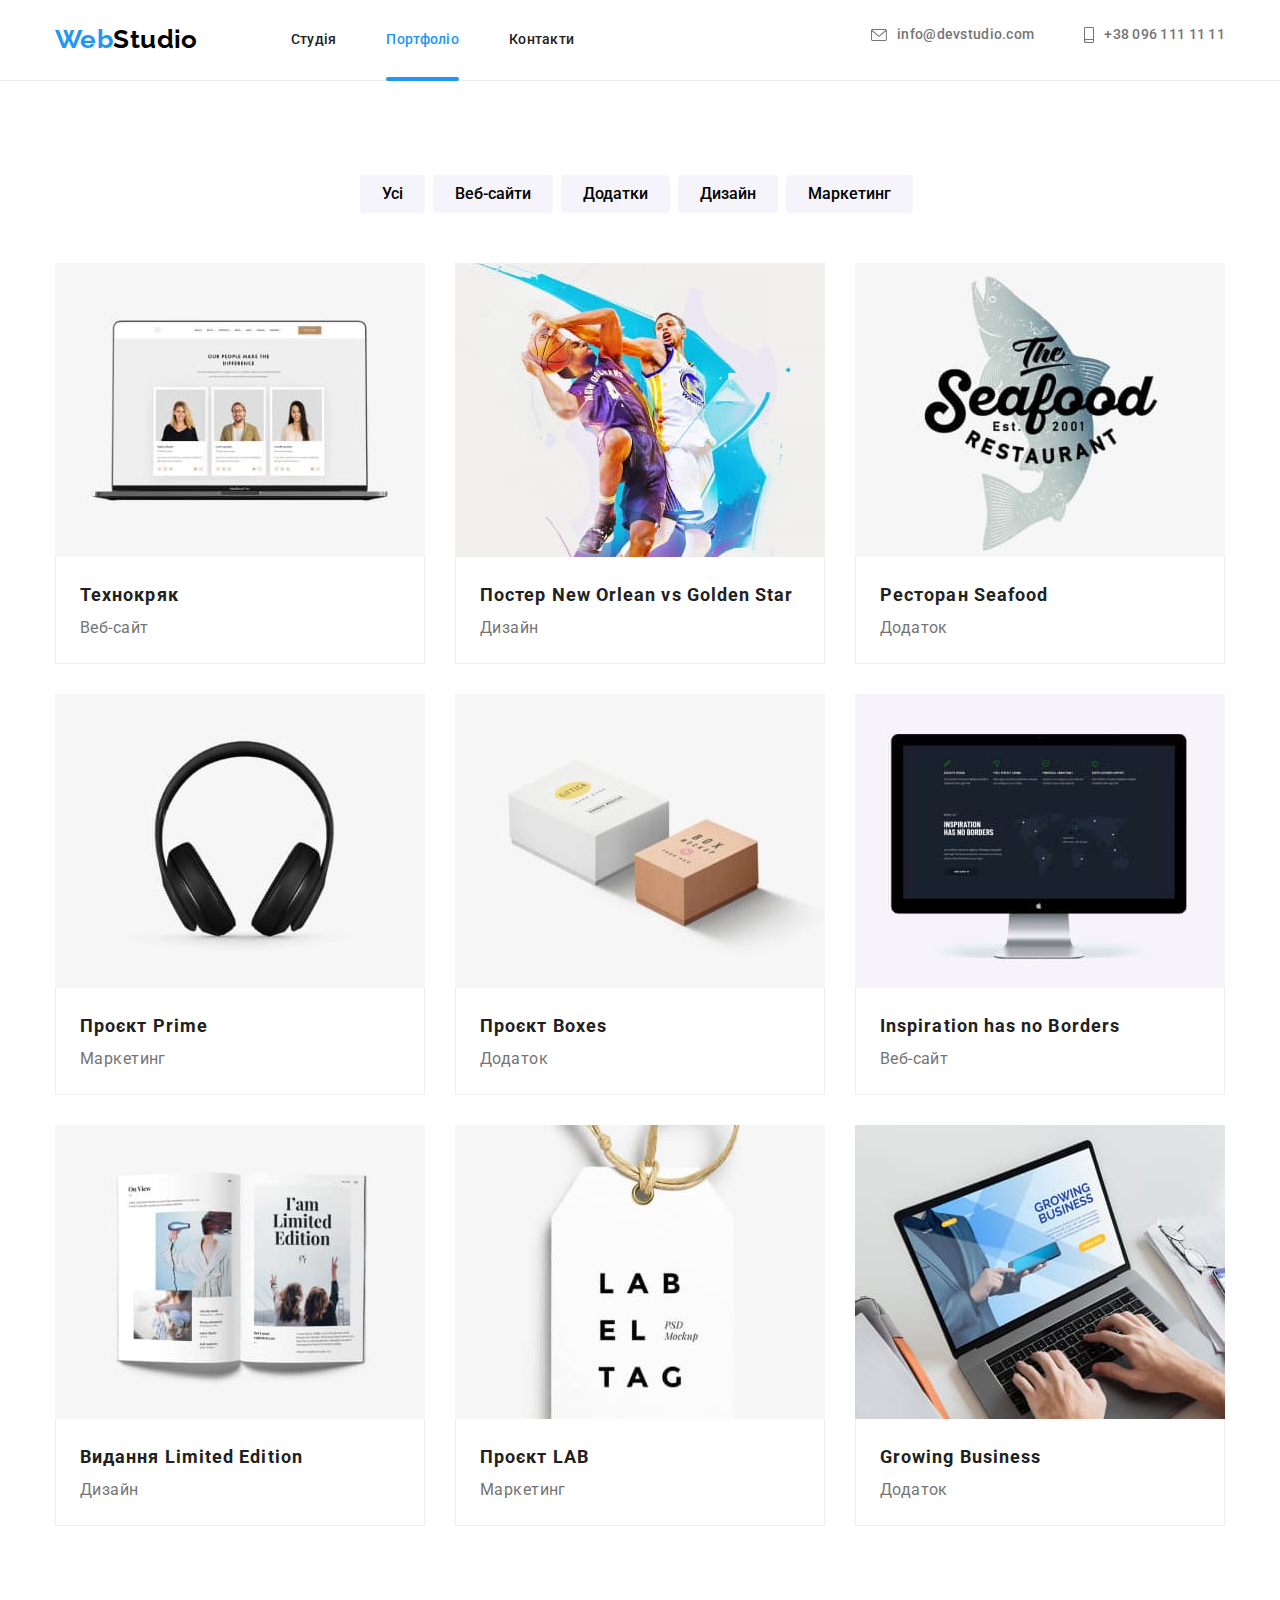
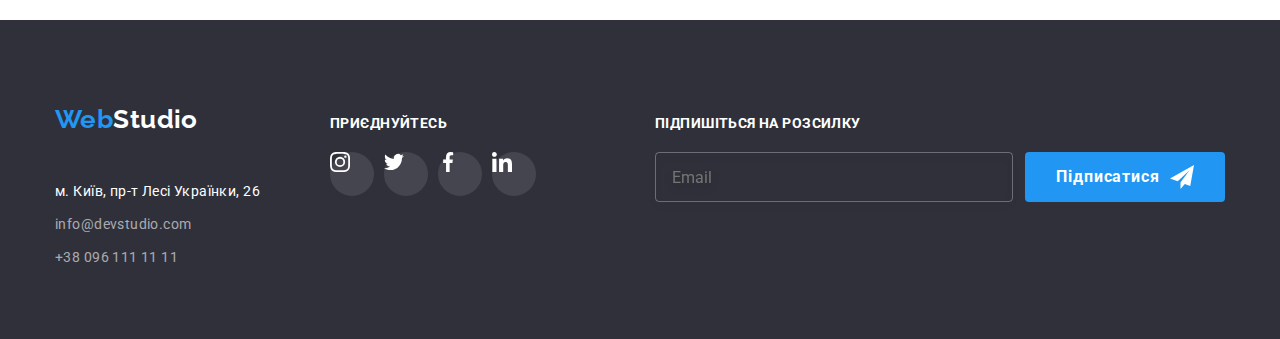
<file: portfolio.html>
<!DOCTYPE html>
<html lang="uk">
<head>
    <meta charset="UTF-8">
    <meta http-equiv="X-UA-Compatible" content="IE=edge">
    <meta name="viewport" content="width=device-width, initial-scale=1.0">
    <title>Портфоліо</title>
    <link rel="preconnect" href="https://fonts.googleapis.com">
    <link rel="preconnect" href="https://fonts.gstatic.com" crossorigin>
    <link href="https://fonts.googleapis.com/css2?family=Raleway:wght@700&family=Roboto:wght@400;500;700;900&display=swap"
        rel="stylesheet">
    <link rel="stylesheet" href="https://cdnjs.cloudflare.com/ajax/libs/modern-normalize/1.1.0/modern-normalize.min.css">  
    
    <link rel="stylesheet" href="./css/main.min.css">
    <link rel="stylesheet" href="./styles/styles.css">
</head>
<body>
<header class="header">
    <div class="container header-container">
        <nav class="navigation">
            <a href="./index.html" class="logo header__logo"><span class="logo__decoration">Web</span>Studio</a>
            <ul class="list navigation__list">
                <li class="navigation__item"> <a href="./index.html" class=" navigation__link link "> Студія </a></li>
                <li class="navigation__item"> <a href="./portfolio.html" class="navigation__link link navigation__link--current"> Портфоліо </a></li>
                <li class="navigation__item"> <a href="" class="navigation__link link"> Контакти </a></li>

            </ul>

        </nav>
        <ul class="contacts__list list">
            <li class="contacts__item"><a href="mailto:info@devstudio.com" class="contacts__link link">
                    <svg class="contacts__icon" width="16" height="12">
                        <use href="./images/icons.svg#icon-envelope">
                        </use>
                    </svg> info@devstudio.com</a></li>
            <li class="contacts__item"><a href="tel:+380961111111" class="contacts__link link">
                    <svg class="contacts__icon" width="10" height="16">
                        <use href="./images/icons.svg#icon-smartphone">
                        </use>
                    </svg>+38 096 111 11 11</a></li>
        </ul>

    </div>

</header>

    <main>
        <section class="section">
            <div class="container">
<!--Заголовок для індексатора та асистивних технологій, cховати в css-->
            <h1 class="visually-hidden">Наші проекти</h1>
<ul class="list buttons-list">
    <li class="buttons-item"><button type="button" class="portfolio__btn btn">Усі</button></li>
    <li class="buttons-item"><button type="button" class="portfolio__btn btn">Веб-сайти</button></li>
    <li class="buttons-item"><button type="button" class="portfolio__btn btn">Додатки</button></li>
    <li class="buttons-item"><button type="button" class="portfolio__btn btn">Дизайн</button></li>
    <li class="buttons-item"><button type="button" class="portfolio__btn btn">Маркетинг</button></li>
</ul>

<ul class="list portfolio__list">
<li class="portfolio__item"><a href="" class="link portfolio__link">
        <div class="portfolio__thumb">
        
        <img src="./images/portf_page/portf_img_1.jpg" alt="Портретні фото людей з описом на екрані ноутбука" width="370" height="294">
    <div class="portfolio__overlay">
    <p class="portfolio__description">Ресурс пропонує комплексні пропозиції
        з різним рівнем функціоналу та сервісів. Все це дозволить відвідувачу
        отримати вичерпні відомості про компанію чи приватну особу.</p>
    </div>
    </div>
        <div class="portfolio__name">
         <h3 class="portfolio__title title">Технокряк</h3>
        <p class="portfolio__text">Веб-сайт</p></div> 
        </a></li>
    <li class="portfolio__item"><a href="" class="link portfolio__link">
        <div class="portfolio__thumb">
        <img src="./images/portf_page/portf_img_2.jpg"
         alt="Два баскетболісти з різних команд в момент гри" width="370" height="294">
         <div class="portfolio__overlay">
        <p class="portfolio__description">Ресурс пропонує комплексні пропозиції з різним рівнем функціоналу та сервісів. Все це
            дозволить відвідувачу отримати вичерпні відомості про компанію чи приватну особу.</p>
        </div></div> 
        <div class="portfolio__name">
        <h3 class="portfolio__title title">Постер New Orlean vs Golden Star</h3>
        <p class="portfolio__text">Дизайн</p>
        </div></a></li>
    <li class="portfolio__item">
                <a href="" class="link portfolio__link">
                    <div class="portfolio__thumb">
            <img src="./images/portf_page/portf_img_3.jpg" alt="Логотип рибного ресторану" width="370" height="294">
        <div class="portfolio__overlay">
            <p class="portfolio__description">Ресурс пропонує комплексні пропозиції з
        різним рівнем функціоналу та сервісів. Все це дозволить відвідувачу отримати
        вичерпні відомості про компанію чи приватну особу.</p>
        </div>
        </div>
            <div class="portfolio__name"> 
        <h3 class="portfolio__title title">Ресторан Seafood</h3>
        <p class="portfolio__text">Додаток</p>
       </div> </a></li>
    <li class="portfolio__item"><a href="" class="link portfolio__link">
        <div class="portfolio__thumb">
        <img src="./images/portf_page/portf_img_4.jpg" alt="Чорні навушники" 
        width="370" height="294">
        <div class="portfolio__overlay">
        <p class="portfolio__description">Ресурс пропонує комплексні пропозиції
            з різним рівнем функціоналу та сервісів. Все це дозволить відвідувачу
            отримати вичерпні відомості про компанію чи приватну особу.</p></div></div>
       <div class="portfolio__name"> 
        <h3 class="portfolio__title title">Проєкт Prime</h3>
        <p class="portfolio__text">Маркетинг</p></div> 
                    </a></li>
    <li class="portfolio__item"><a href="" class="link portfolio__link">
        <div class="portfolio__thumb">
        <img src="./images/portf_page/portf_img_5.jpg" alt="Дві коробки" 
        width="370" height="294">
        <div class="portfolio__overlay">
        <p class="portfolio__description">Ресурс пропонує комплексні пропозиції з різним рівнем функціоналу та сервісів.
            Все це дозволить відвідувачу отримати вичерпні відомості про компанію чи приватну особу.</p>
        </div>
        </div>
       <div class="portfolio__name">
         <h3 class="portfolio__title title">Проєкт Boxes</h3>
        <p class="portfolio__text">Додаток</p></div> 
             </a></li>
    <li class="portfolio__item"><a href="" class="link portfolio__link">
        <div class="portfolio__thumb">
        <img src="./images/portf_page/portf_img_6.jpg" alt="Монітор з мапою" width="370" height="294">
        <div class="portfolio__overlay"><p class="portfolio__description">Ресурс пропонує комплексні пропозиції з різним рівнем функціоналу та сервісів.
            Все це дозволить відвідувачу отримати вичерпні відомості про компанію чи приватну особу.</p>
        </div>
        </div>
       <div class="portfolio__name"> <h3 class="portfolio__title title">Inspiration has no Borders</h3>
        <p class="portfolio__text">Веб-сайт</p></div> 
             </a></li>
    <li class="portfolio__item"><a href="" class="link portfolio__link">
        <div class="portfolio__thumb">
        <img src="./images/portf_page/portf_img_7.jpg" alt="Розкритий журнал" width="370" height="294">
        <div class="portfolio__overlay">
        <p class="portfolio__description">Ресурс пропонує комплексні пропозиції з різним рівнем функціоналу та сервісів.
            Все це дозволить відвідувачу отримати вичерпні відомості про компанію чи приватну особу.</p>
        </div></div>
<div class="portfolio__name"><h3 class="portfolio__title title">Видання Limited Edition</h3>
        <p class="portfolio__text">Дизайн</p></div>
                 </a></li>
    <li class="portfolio__item"><a href="" class="link portfolio__link">
        <div class="portfolio__thumb">
        <img src="./images/portf_page/portf_img_8.jpg" alt="Бірка" width="370" height="294">
        <div class="portfolio__overlay">
        <p class="portfolio__description">Ресурс пропонує комплексні пропозиції з різним рівнем функціоналу та сервісів.
            Все це дозволить відвідувачу отримати вичерпні відомості про компанію чи приватну особу.</p>
        </div>
        </div>
       <div class="portfolio__name"> <h3 class="portfolio__title title">Проєкт LAB</h3>
        <p class="portfolio__text">Маркетинг</p></div> 
            </a></li>
    <li class="portfolio__item"><a href="" class="link portfolio__link">
        <div class="portfolio__thumb">
        <img src="./images/portf_page/portf_img_9.jpg" alt="Ноутбук за яким працюють" width="370" height="294">
        <div class="portfolio__overlay">
        <p class="portfolio__description">Ресурс пропонує комплексні пропозиції з різним рівнем функціоналу та сервісів.
            Все це дозволить відвідувачу отримати вичерпні відомості про компанію чи приватну особу.</p>
        </div>
        </div>
      <div class="portfolio__name">  <h3 class="portfolio__title title">Growing Business</h3>
        <p class="portfolio__text">Додаток</p></div> 
           
            </a></li>
</ul>
</div>
        </section>
    </main>

    <footer class="footer ">
        <div class="container footer-container">
            <div class="footer-contacts-container">
                <div>
                    <a href="./index.html" class=" logo footer__logo"><span class="logo__decoration"> Web</span><span
                            class="footer__logo--inverse">Studio</span> </a>
                    <address class="address-list">
                        <ul class="list footer-list">
                            <li class="address-item"><a href="" class="link address-link"> м. Київ, пр-т Лесі Українки,
                                    26</a></li>
                            <li class="address-item"><a href="mailto:info@devstudio.com"
                                    class="link address-link address-contacts">info@devstudio.com</a></li>
                            <li class="address-item"><a href="tel:+380961111111"
                                    class="link address-link address-contacts">+38 096 111 11 11</a></li>
                        </ul>
    
                    </address>
                </div>
    
                <div class="footer__socials">
                    <p class="footer__text">приєднуйтесь</p>
                    <ul class="list socials">
                        <li>
                            <a class="socials__link socials__link-footer link" href="" target="_blank"
                                rel="nofollow noopener noreferrer" aria-label="Instagram icon"> <svg
                                    class="icon-instagram socials__icon" width="20" height="20">
                                    <use href="./images/icons.svg#icon-instagram-1"></use>
                                </svg></a>
                        </li>
                        <li><a class="socials__link socials__link-footer link" href="" target="_blank"
                                rel="nofollow noopener noreferrer" aria-label="Twitter icon"><svg
                                    class="icon-twitter socials__icon" width="20" height="20">
                                    <use href="./images/icons.svg#icon-twitter-2"></use>
                                </svg></a></li>
                        <li><a class="socials__link socials__link-footer link" href="" target="_blank"
                                rel="nofollow noopener noreferrer" aria-label="Facebook icon"><svg
                                    class="icon-facebook socials__icon" width="20" height="20">
                                    <use href="./images/icons.svg#icon-facebook-3"></use>
                                </svg></a></li>
                        <li><a class="socials__link socials__link-footer link" href="" target="_blank"
                                rel="nofollow noopener noreferrer" aria-label="Linkedin icon"><svg
                                    class="icon-facebook socials__icon" width="20" height="20">
                                    <use href="./images/icons.svg#icon-linkedin-4"></use>
                                </svg></a></li>
                    </ul>
                </div>
            </div>
            <div class="footer-subscribe-container">
                <strong class="subscribe__text">Підпишіться на розсилку</strong>
                <form class="subscribe__form" name="subscribe">
    
                    <input class="subscribe__field" type="email" name="footer-email" id="footer-email" placeholder="Email"
                        required>
                    <button type="submit" class="subscribe__btn">
                        Підписатися
                        <svg width="24" height="24">
                            <use href="./images/icons.svg#icon-tg"></use>
                        </svg>
                    </button>
                </form>
            </div>
        </div>
    
    </footer>


    
</body>
</html>
</file>
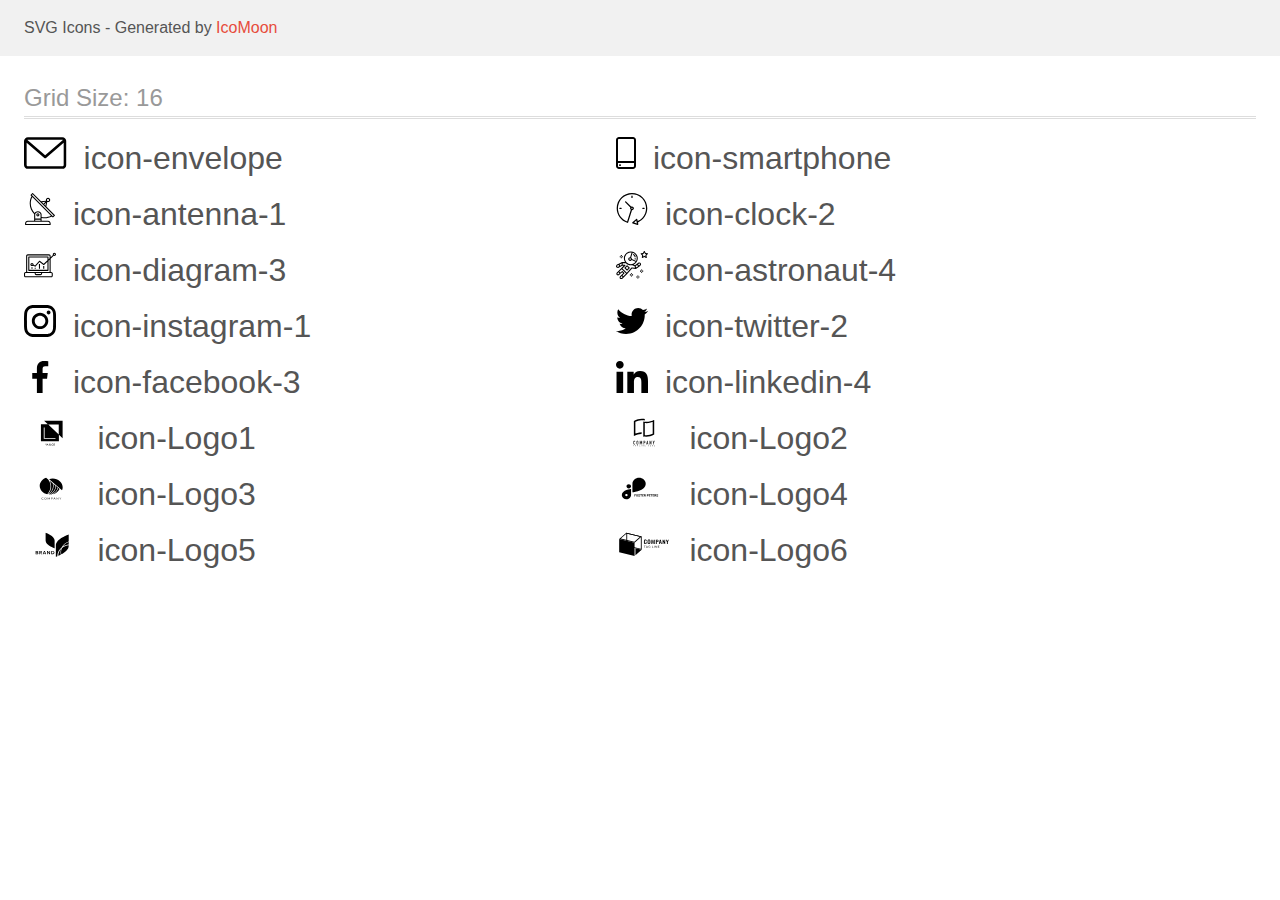
<file: images/icons/sprite/demo.html>
<!doctype html>
<html>
<head>
    <title>IcoMoon - SVG Icons</title>
    <meta charset="utf-8">
    <meta name="viewport" content="width=device-width, initial-scale=1">
    <link rel="stylesheet" href="demo-files/demo.css">
    <link rel="stylesheet" href="style.css">
</head>
<body>
<svg aria-hidden="true" style="position: absolute; width: 0; height: 0; overflow: hidden;" version="1.1" xmlns="http://www.w3.org/2000/svg" xmlns:xlink="http://www.w3.org/1999/xlink">
<defs>
<symbol id="icon-envelope" viewBox="0 0 43 32">
<path d="M38.667 0h-34.667c-2.205 0-4 1.795-4 4v24c0 2.205 1.795 4 4 4h34.667c2.205 0 4-1.795 4-4v-24c0-2.205-1.795-4-4-4zM38.667 2.667c0.181 0 0.355 0.037 0.512 0.104l-17.845 15.467-17.845-15.467c0.151-0.065 0.327-0.104 0.512-0.104h34.667zM38.667 29.333h-34.667c-0.736 0-1.333-0.597-1.333-1.333v0-22.413l17.792 15.421c0.233 0.203 0.539 0.327 0.875 0.327s0.642-0.124 0.876-0.328l-0.002 0.001 17.792-15.421v22.413c0 0.736-0.597 1.333-1.333 1.333v0z"></path>
</symbol>
<symbol id="icon-smartphone" viewBox="0 0 20 32">
<path d="M17 0h-14c-1.654 0-3 1.346-3 3v26c0 1.654 1.346 3 3 3h14c1.654 0 3-1.346 3-3v-26c0-1.654-1.346-3-3-3zM3 2h14c0.552 0 1 0.448 1 1v0 21h-16v-21c0-0.552 0.448-1 1-1v0zM17 30h-14c-0.552 0-1-0.448-1-1v0-3h16v3c0 0.552-0.448 1-1 1v0z"></path>
<path d="M4.708 27.478c0.18 0.163 0.293 0.399 0.293 0.66s-0.113 0.497-0.292 0.659l-0.001 0.001c-0.186 0.17-0.435 0.275-0.708 0.275s-0.522-0.104-0.709-0.275l0.001 0.001c-0.18-0.163-0.293-0.399-0.293-0.66s0.113-0.497 0.292-0.659l0.001-0.001c0.186-0.17 0.435-0.275 0.708-0.275s0.522 0.104 0.709 0.275l-0.001-0.001z"></path>
</symbol>
<symbol id="icon-antenna-1" viewBox="0 0 32 32">
<path d="M30.773 22.098l-8.443-8.505 0.937-4.616c0.225 0.090 0.485 0.144 0.758 0.146h0.007c0.008 0 0.017 0 0.026 0 1.192 0 2.159-0.967 2.159-2.159s-0.967-2.159-2.159-2.159c-1.192 0-2.159 0.967-2.159 2.159 0 0.259 0.046 0.508 0.13 0.739l-0.005-0.015-4.96 0.606-8.091-8.133c-0.096-0.098-0.229-0.159-0.376-0.16h-0c-0.14 0.001-0.274 0.057-0.373 0.155l-1.512 1.504c-0.096 0.097-0.156 0.23-0.156 0.377s0.060 0.281 0.156 0.377v0l0.814 0.825c-1.143 2.062-1.816 4.522-1.816 7.139 0 4.106 1.656 7.824 4.336 10.525l-0.001-0.001c0.043 0.041 0.092 0.074 0.146 0.097-0.032 0.164-0.051 0.353-0.052 0.546v6.188h-6.4c-1.472 0.001-2.666 1.194-2.667 2.666v1.067c0 0.295 0.239 0.534 0.534 0.534h24.534c0.294 0 0.533-0.239 0.533-0.534v-1.067c-0.002-1.472-1.195-2.665-2.666-2.666h-6.4v-2.742c1.003 0.21 2.024 0.317 3.049 0.32 2.58-0.003 5.005-0.663 7.117-1.822l-0.077 0.039 0.818 0.823c0.099 0.101 0.235 0.159 0.376 0.16 0.14-0.001 0.274-0.057 0.373-0.155l1.512-1.504c0.096-0.097 0.156-0.23 0.156-0.377s-0.060-0.281-0.156-0.377v0zM23.28 6.233c0.193-0.192 0.459-0.31 0.752-0.31 0.589 0 1.067 0.478 1.067 1.066s-0.477 1.066-1.067 1.066c-0 0-0 0-0 0h-0.004c-0.587-0.003-1.061-0.479-1.061-1.066 0-0.295 0.12-0.563 0.314-0.756l0-0h-0.002zM22.024 9.737l-0.598 2.946-1.175-1.183 1.774-1.763zM21.419 8.835l-1.92 1.909-1.486-1.493 3.406-0.416zM24.004 28.8c0.884 0 1.6 0.716 1.6 1.6v0 0.534h-23.466v-0.534c0-0.884 0.716-1.6 1.6-1.6v0h20.267zM16.538 26.666v1.067h-5.334v-1.067h5.334zM11.204 25.6v-4.053c0-1.294 1.196-2.346 2.667-2.346s2.667 1.053 2.667 2.346v4.053h-5.334zM17.604 23.904v-2.357c0-1.882-1.675-3.413-3.733-3.413-0.017-0-0.038-0-0.058-0-1.353 0-2.54 0.707-3.213 1.771l-0.009 0.016c-2.36-2.482-3.812-5.846-3.812-9.55 0-2.314 0.567-4.496 1.569-6.414l-0.036 0.077 18.602 18.709c-1.823 0.947-3.979 1.502-6.266 1.502-1.079 0-2.128-0.124-3.136-0.357l0.093 0.018zM28.893 23.22l-21.057-21.181 0.754-0.752 7.935 7.98c0.004 0 0.006 0.007 0.010 0.010l13.114 13.191-0.757 0.752z"></path>
<path d="M13.876 20.267h-0.005c-0.001 0-0.002 0-0.002 0-0.884 0-1.6 0.716-1.6 1.6s0.715 1.599 1.597 1.6h0.005c0.001 0 0.001 0 0.002 0 0.884 0 1.6-0.716 1.6-1.6s-0.715-1.599-1.598-1.6h-0zM14.249 22.245c-0.096 0.096-0.229 0.155-0.376 0.155-0.295 0-0.534-0.239-0.534-0.534s0.238-0.533 0.532-0.533h0c0.293 0.001 0.531 0.239 0.531 0.533 0 0.148-0.060 0.282-0.157 0.378l-0 0h0.005z"></path>
</symbol>
<symbol id="icon-clock-2" viewBox="0 0 32 32">
<path d="M31.296 15.301c-0.001-8.452-6.855-15.303-15.308-15.301s-15.303 6.855-15.301 15.308c0.002 6.788 4.422 12.543 10.541 14.545l0.108 0.031c0.061 0.019 0.123 0.029 0.187 0.029 0.12 0 0.238-0.032 0.342-0.094 0.135-0.080 0.236-0.207 0.283-0.357l3.865-12.25c1.054-0.004 1.906-0.859 1.906-1.913 0-1.056-0.856-1.913-1.913-1.913-0.303 0-0.59 0.071-0.845 0.196l0.011-0.005-5.106-5.107c-0.114-0.11-0.271-0.179-0.443-0.179-0.352 0-0.638 0.286-0.638 0.638 0 0.172 0.068 0.328 0.179 0.443l-0-0 5.103 5.109c-0.121 0.241-0.191 0.525-0.191 0.826 0 0.602 0.283 1.137 0.723 1.48l0.004 0.003-3.682 11.673c-7.278-2.681-11.004-10.754-8.324-18.032s10.754-11.004 18.032-8.323c7.278 2.681 11.004 10.754 8.323 18.032-1.345 3.581-4.003 6.406-7.374 7.938l-0.088 0.036-0.398-1.874c-0.063-0.291-0.318-0.506-0.624-0.506-0.164 0-0.313 0.062-0.426 0.163l0.001-0.001-3.837 3.426c-0.132 0.117-0.214 0.287-0.214 0.477 0 0.283 0.185 0.524 0.441 0.606l0.005 0.001 4.899 1.563c0.058 0.020 0.126 0.031 0.196 0.031 0.352 0 0.637-0.285 0.637-0.637 0-0.047-0.005-0.093-0.015-0.138l0.001 0.004-0.391-1.839c5.528-2.374 9.329-7.772 9.329-14.057 0-0.011 0-0.023-0-0.034v0.002zM15.992 14.664c0.352 0 0.638 0.286 0.638 0.638s-0.285 0.638-0.638 0.638v0c-0.352 0-0.638-0.286-0.638-0.638s0.286-0.638 0.638-0.638v0zM18.092 29.528l2.184-1.948 0.603 2.84-2.787-0.892z"></path>
<path d="M15.354 3.185v1.275c0 0.352 0.286 0.638 0.638 0.638s0.638-0.285 0.638-0.638v0-1.275c0-0.352-0.285-0.638-0.638-0.638s-0.638 0.285-0.638 0.638v0zM3.876 14.664c-0.352 0-0.638 0.286-0.638 0.638s0.285 0.638 0.638 0.638h1.275c0.352 0 0.638-0.286 0.638-0.638s-0.285-0.638-0.638-0.638h-1.275zM28.108 15.939c0.352 0 0.638-0.286 0.638-0.638s-0.285-0.638-0.638-0.638h-1.275c-0.352 0-0.638 0.286-0.638 0.638s0.285 0.638 0.638 0.638h1.275z"></path>
</symbol>
<symbol id="icon-diagram-3" viewBox="0 0 32 32">
<path d="M14.926 14.965h1.066v4.798h-1.066v-4.798zM19.19 17.097h1.066v2.665h-1.066v-2.665zM10.661 18.696h1.066v1.066h-1.066v-1.066zM7.463 18.163h1.066v1.599h-1.066v-1.599z"></path>
<path d="M1.599 28.291h25.586c0 0 0 0 0 0 0.883 0 1.599-0.716 1.599-1.599v0-2.132c0-0.883-0.716-1.599-1.599-1.599v0h-0.533v-13.294l3.028-2.868c0.207 0.104 0.452 0.166 0.711 0.166 0.888 0 1.608-0.72 1.608-1.608s-0.72-1.608-1.608-1.608c-0.888 0-1.608 0.72-1.608 1.608 0 0.247 0.056 0.481 0.155 0.69l-0.004-0.010-2.281 2.162v-1.23c0-0.883-0.716-1.599-1.599-1.599v0h-21.323c-0.883 0-1.599 0.716-1.599 1.599v0 15.992h-0.533c-0.883 0-1.599 0.716-1.599 1.599v0 2.132c0 0.883 0.716 1.599 1.599 1.599v0zM30.384 4.837c0.294 0 0.533 0.239 0.533 0.533s-0.239 0.533-0.533 0.533v0c-0.294 0-0.533-0.239-0.533-0.533s0.239-0.533 0.533-0.533v0zM3.198 6.969c0-0.294 0.239-0.533 0.533-0.533h21.323c0.294 0 0.533 0.239 0.533 0.533v2.239l-1.066 1.013v-2.185c0-0.295-0.239-0.534-0.534-0.534h-19.189c-0.294 0-0.534 0.239-0.534 0.533v13.327c0 0.294 0.239 0.533 0.534 0.533h19.189c0.295 0 0.534-0.239 0.534-0.533v-9.675l1.066-1.010v12.283h-22.389v-15.991zM7.996 13.899c-0.001 0-0.003 0-0.005 0-0.883 0-1.599 0.716-1.599 1.599s0.716 1.599 1.599 1.599c0.432 0 0.824-0.172 1.112-0.45l-0 0 1.853 0.93c0.215 0.107 0.476 0.057 0.636-0.122l3.939-4.432 3.872 2.902c0.208 0.155 0.498 0.139 0.686-0.039l3.365-3.188v8.131h-18.123v-12.261h18.123v2.661l-3.771 3.572-3.904-2.927c-0.088-0.067-0.2-0.107-0.32-0.107-0.158 0-0.3 0.069-0.398 0.178l-0 0.001-3.993 4.493-1.493-0.746c0.011-0.064 0.017-0.128 0.020-0.193 0-0.883-0.716-1.599-1.599-1.599v0zM8.529 15.498c0 0.294-0.239 0.533-0.533 0.533s-0.533-0.239-0.533-0.533v0c0-0.294 0.239-0.533 0.533-0.533s0.533 0.239 0.533 0.533v0zM11.727 24.026h5.33v0.533c0 0.294-0.238 0.533-0.533 0.533h-4.265c-0.294 0-0.533-0.239-0.533-0.533v0-0.533zM1.067 24.56c0-0.294 0.238-0.533 0.533-0.533h9.062v0.533c0 0.883 0.716 1.599 1.599 1.599v0h4.265c0.883 0 1.599-0.716 1.599-1.599v0-0.533h9.062c0.294 0 0.533 0.239 0.533 0.533v2.132c0 0.294-0.239 0.533-0.533 0.533h-25.586c-0 0-0 0-0 0-0.294 0-0.533-0.239-0.533-0.533 0 0 0 0 0 0v0-2.132z"></path>
</symbol>
<symbol id="icon-astronaut-4" viewBox="0 0 32 32">
<path d="M31.974 4.524c-0.064-0.191-0.227-0.332-0.427-0.362l-0.003-0-1.911-0.278-0.855-1.731c-0.179-0.365-0.777-0.365-0.956 0l-0.855 1.731-1.911 0.278c-0.26 0.039-0.457 0.26-0.457 0.528 0 0.15 0.062 0.285 0.161 0.382l1.383 1.348-0.326 1.903c-0.034 0.2 0.048 0.402 0.212 0.522 0.166 0.12 0.383 0.135 0.562 0.040l1.709-0.899 1.709 0.899c0.072 0.038 0.157 0.061 0.247 0.061 0.295 0 0.534-0.239 0.534-0.534 0-0.031-0.003-0.062-0.008-0.092l0 0.003-0.326-1.903 1.383-1.348c0.099-0.097 0.161-0.233 0.161-0.382 0-0.059-0.009-0.115-0.027-0.168l0.001 0.004zM29.511 5.851c-0.126 0.122-0.183 0.299-0.153 0.472l0.191 1.114-1-0.526c-0.072-0.039-0.158-0.062-0.249-0.062s-0.177 0.023-0.252 0.063l0.003-0.001-1 0.526 0.191-1.114c0.005-0.027 0.008-0.059 0.008-0.091 0-0.149-0.061-0.285-0.16-0.381l-0-0-0.811-0.79 1.119-0.162c0.174-0.025 0.324-0.134 0.402-0.292l0.5-1.013 0.5 1.013c0.078 0.158 0.228 0.267 0.402 0.292l1.119 0.162-0.809 0.79zM26.134 20.522h-1.067v1.067h1.067v-1.067zM26.134 22.656h-1.067v1.066h1.067v-1.066zM27.2 21.589h-1.067v1.067h1.067v-1.067zM25.067 21.589h-1.067v1.067h1.067v-1.067zM22.4 26.389h-1.067v1.067h1.067v-1.067zM22.4 28.523h-1.067v1.067h1.067v-1.067zM23.467 27.456h-1.067v1.067h1.067v-1.067zM21.334 27.456h-1.067v1.067h1.067v-1.067zM16 24.256h-1.066v1.067h1.066v-1.067zM16 26.389h-1.066v1.067h1.066v-1.067zM17.067 25.322h-1.067v1.067h1.067v-1.067zM14.934 25.322h-1.067v1.067h1.067v-1.067zM5.867 6.122h-1.066v1.066h1.066v-1.066zM5.867 8.256h-1.066v1.066h1.066v-1.066zM6.933 7.189h-1.067v1.067h1.066v-1.067zM4.8 7.189h-1.067v1.067h1.067v-1.067z"></path>
<path d="M24.715 14.16c-0.28-0.376-0.698-0.636-1.179-0.703l-0.009-0.001c-0.076-0.012-0.164-0.018-0.254-0.018-0.411 0-0.789 0.139-1.090 0.373l0.004-0.003-1.253 0.96-1.898 1.417-1.358-0.541c2.421-1.086 4.113-3.508 4.113-6.32 0-3.823-3.122-6.934-6.961-6.934s-6.961 3.11-6.961 6.934c0 1.386 0.415 2.674 1.12 3.759l-2.768-0.024c-0.009 0-0.016 0.005-0.023 0.005-0.057 0.003-0.11 0.014-0.159 0.033l0.004-0.001c-0.013 0.005-0.026 0.007-0.038 0.013-0.006 0.003-0.013 0.003-0.019 0.006l-3.233 1.596c-0 0-0.001 0-0.001 0.001l-1.893 0.91c-0.024 0.011-0.045 0.023-0.065 0.036l0.001-0.001c-0.482 0.324-0.795 0.867-0.795 1.483 0 0.297 0.073 0.577 0.201 0.823l-0.005-0.010c0.22 0.424 0.592 0.742 1.043 0.885l0.013 0.003c0.161 0.053 0.345 0.083 0.537 0.083 0.308 0 0.598-0.078 0.851-0.216l-0.009 0.005 1.388-0.738 2.264-1.169 1.357-0.008-5.442 5.415c0 0.001-0.001 0.001-0.001 0.001l-1.339 1.333c-0.303 0.299-0.491 0.714-0.491 1.173 0 0.002 0 0.003 0 0.005v-0c0.002 0.919 0.748 1.664 1.667 1.664 0.001 0 0.002 0 0.002 0h-0c0.428 0 0.854-0.162 1.18-0.485l1.314-1.309 1.741-1.3 0.901 0.897-3.102 3.088c-0.303 0.299-0.491 0.714-0.491 1.173 0 0.001 0 0.003 0 0.004v-0c0 0.445 0.174 0.864 0.49 1.179 0.302 0.3 0.717 0.485 1.176 0.485 0.001 0 0.002 0 0.003 0h-0c0.427 0 0.855-0.162 1.18-0.485l4.488-4.472c0.007-0.006 0.016-0.009 0.022-0.016l5.166-5.658 3.471 0.494c0.025 0.004 0.050 0.006 0.075 0.006 0.064 0 0.127-0.016 0.187-0.038 0.017-0.006 0.032-0.015 0.049-0.023 0.019-0.010 0.039-0.015 0.058-0.027l3.213-2.133c0.012-0.008 0.018-0.021 0.029-0.030 0.013-0.010 0.029-0.014 0.041-0.026l1.271-1.191c0.348-0.326 0.564-0.787 0.564-1.3 0-0.4-0.132-0.769-0.355-1.066l0.003 0.005zM2.13 17.77c-0.098 0.054-0.215 0.086-0.34 0.086-0.078 0-0.153-0.013-0.224-0.036l0.005 0.001c-0.294-0.093-0.504-0.364-0.504-0.683 0-0.235 0.114-0.444 0.289-0.575l0.002-0.001 1.314-0.632 0.316 0.924 0.133 0.389-0.992 0.527zM5.627 15.942l-1.548 0.8-0.255-0.746-0.184-0.537 2.027-1.001-0.040 1.484zM20.727 9.322c0 0.918-0.219 1.785-0.599 2.56l-4.181-1.899c-0.044-0.575-0.342-1.072-0.782-1.384l-0.006-0.004 1.464-4.861c2.377 0.757 4.104 2.975 4.104 5.588zM8.938 9.322c0-3.235 2.644-5.867 5.894-5.867 0.253 0 0.5 0.022 0.745 0.053l-1.432 4.753c-0.019 0-0.037-0.006-0.057-0.006-0 0-0.001 0-0.001 0-1.032 0-1.869 0.835-1.872 1.867v0c0.003 1.031 0.84 1.867 1.872 1.867 0 0 0 0 0.001 0h-0c0.695 0 1.295-0.383 1.618-0.944l3.863 1.755c-1.075 1.447-2.795 2.39-4.737 2.39-3.25 0-5.894-2.632-5.894-5.867zM14.895 10.122c0 0.441-0.362 0.8-0.806 0.8-0 0-0.001 0-0.001 0-0.443 0-0.802-0.358-0.804-0.8v-0c0-0.441 0.361-0.8 0.806-0.8s0.806 0.359 0.806 0.8zM2.464 25.146c-0.11 0.109-0.261 0.176-0.428 0.176s-0.317-0.067-0.427-0.175l0 0c-0.109-0.108-0.176-0.257-0.176-0.422s0.067-0.314 0.176-0.422l0-0 0.962-0.959 0.852 0.848-0.959 0.954zM5.678 28.88c-0.11 0.109-0.261 0.176-0.428 0.176s-0.317-0.067-0.427-0.175l0 0c-0.109-0.108-0.176-0.257-0.176-0.422s0.067-0.314 0.176-0.422l0-0 0.963-0.959 0.852 0.848-0.96 0.955zM9.16 25.411l-0.001 0.001-1.765 1.76-0.852-0.848 1.765-1.757c0.040-0.040 0.065-0.088 0.090-0.136 0.007-0.014 0.020-0.026 0.026-0.040 0.016-0.041 0.019-0.085 0.026-0.128 0.003-0.025 0.014-0.048 0.014-0.073 0-0.035-0.013-0.070-0.020-0.105-0.006-0.032-0.006-0.064-0.019-0.096-0.025-0.053-0.055-0.098-0.092-0.138l0 0c-0.010-0.012-0.014-0.026-0.025-0.038h-0.001s0-0.001-0.001-0.002l-1.607-1.6c-0.017-0.017-0.039-0.024-0.058-0.038-0.025-0.021-0.054-0.040-0.084-0.056l-0.003-0.001c-0.026-0.012-0.058-0.023-0.090-0.031l-0.003-0.001c-0.030-0.009-0.065-0.017-0.101-0.020l-0.002-0c-0.007-0-0.015-0-0.023-0-0.026 0-0.051 0.002-0.075 0.005l0.003-0c-0.036 0.005-0.069 0.009-0.104 0.021s-0.064 0.027-0.094 0.045c-0.020 0.011-0.043 0.015-0.061 0.029l-1.774 1.324-0.901-0.897 2.399-2.386 4.36 4.289-0.928 0.919zM15.979 18.394c-0.016-0.002-0.030 0.004-0.046 0.003-0.008-0-0.017-0.001-0.027-0.001-0.031 0-0.062 0.003-0.092 0.008l0.003-0c-0.070 0.011-0.132 0.035-0.187 0.070l0.002-0.001c-0.030 0.018-0.057 0.037-0.083 0.061-0.013 0.011-0.028 0.016-0.040 0.029l-4.698 5.146-4.328-4.256 2.833-2.818c0.096-0.097 0.156-0.23 0.156-0.377 0-0.295-0.239-0.534-0.534-0.534-0.001 0-0.001 0-0.002 0h0l-2.219 0.013 0.028-1.607 3.104 0.027c1.264 1.297 3.027 2.101 4.978 2.101 0.001 0 0.002 0 0.003 0h-0c0.438 0 0.864-0.046 1.28-0.122 0.040 0.032 0.080 0.064 0.129 0.085l2.41 0.96 0.152 0.758 0.178 0.886-3.003-0.427zM20.020 18.572l-0.313-1.558 1.446-1.080 0.946 1.257-2.080 1.381zM23.773 15.741l-0.837 0.785-0.931-1.236 0.831-0.637c0.155-0.119 0.351-0.168 0.543-0.143 0.193 0.027 0.364 0.128 0.48 0.284 0.088 0.117 0.141 0.265 0.141 0.426 0 0.206-0.087 0.391-0.226 0.521l-0 0z"></path>
<path d="M13.602 18.544l-2.143-2.134c-0.096-0.096-0.229-0.155-0.376-0.155s-0.28 0.059-0.376 0.155l-2.143 2.133c-0.097 0.097-0.156 0.23-0.156 0.378s0.060 0.281 0.156 0.378l-0-0 2.142 2.134c0.096 0.096 0.229 0.156 0.376 0.156s0.28-0.059 0.376-0.156v0l2.143-2.134c0.097-0.097 0.157-0.23 0.157-0.378s-0.060-0.281-0.157-0.378l-0-0zM11.083 20.303l-1.387-1.381 1.386-1.381 1.387 1.381-1.387 1.381zM17.164 5.071l-0.258 1.036c0.071 0.018 1.738 0.452 1.738 2.149h1.067c0-2.017-1.666-2.965-2.547-3.184zM19.711 9.322h-1.067v1.066h1.067v-1.066z"></path>
</symbol>
<symbol id="icon-instagram-1" viewBox="0 0 32 32">
<path d="M31.968 9.408c-0.074-1.701-0.349-2.869-0.742-3.882-0.424-1.111-1.054-2.059-1.85-2.837l-0.001-0.001c-0.78-0.792-1.724-1.419-2.778-1.827l-0.054-0.018c-1.019-0.394-2.181-0.667-3.882-0.742-1.712-0.082-2.256-0.101-6.602-0.101-4.344 0-4.888 0.019-6.595 0.094-1.699 0.074-2.869 0.349-3.88 0.742-1.112 0.424-2.060 1.054-2.839 1.85l-0.001 0.001c-0.791 0.78-1.418 1.724-1.825 2.778l-0.018 0.054c-0.395 1.019-0.669 2.181-0.744 3.882-0.082 1.712-0.101 2.256-0.101 6.602 0 4.344 0.019 4.888 0.094 6.595 0.075 1.701 0.35 2.869 0.744 3.882 0.426 1.11 1.055 2.057 1.849 2.837l0.001 0.001c0.8 0.813 1.77 1.443 2.832 1.843 1.019 0.395 2.182 0.67 3.882 0.744 1.707 0.075 2.251 0.094 6.595 0.094 4.346 0 4.89-0.019 6.595-0.094 1.701-0.074 2.869-0.349 3.882-0.742 2.157-0.85 3.833-2.526 4.664-4.628l0.019-0.055c0.394-1.019 0.669-2.182 0.744-3.882 0.075-1.707 0.093-2.251 0.093-6.595s-0.006-4.888-0.080-6.595zM29.088 22.474c-0.070 1.563-0.333 2.406-0.55 2.97-0.552 1.399-1.64 2.486-3.004 3.024l-0.036 0.012c-0.56 0.219-1.411 0.482-2.968 0.55-1.688 0.075-2.194 0.094-6.464 0.094-4.269 0-4.782-0.019-6.464-0.094-1.563-0.069-2.406-0.331-2.97-0.55-0.721-0.269-1.334-0.676-1.836-1.192l-0.001-0.001c-0.517-0.503-0.924-1.117-1.184-1.803l-0.011-0.034c-0.218-0.563-0.48-1.413-0.549-2.97-0.075-1.688-0.094-2.195-0.094-6.464 0-4.27 0.019-4.784 0.094-6.464 0.069-1.563 0.331-2.406 0.549-2.97 0.269-0.722 0.678-1.337 1.198-1.837l0.002-0.002c0.504-0.517 1.119-0.923 1.806-1.182l0.034-0.011c0.56-0.219 1.411-0.48 2.968-0.55 1.688-0.074 2.195-0.093 6.464-0.093 4.275 0 4.782 0.019 6.464 0.093 1.563 0.069 2.406 0.331 2.97 0.55 0.693 0.256 1.325 0.662 1.837 1.194 0.531 0.52 0.938 1.144 1.195 1.84 0.218 0.56 0.48 1.411 0.549 2.968 0.075 1.688 0.094 2.194 0.094 6.464 0 4.269-0.019 4.768-0.094 6.458z"></path>
<path d="M16.059 7.782c-4.539 0.002-8.218 3.682-8.219 8.221v0c0.091 4.471 3.737 8.060 8.221 8.060s8.13-3.589 8.221-8.052l0-0.009c-0.001-4.54-3.681-8.22-8.221-8.221h-0zM16.059 21.334c-2.945-0-5.332-2.388-5.332-5.333s2.388-5.333 5.333-5.333c0 0 0.001 0 0.001 0h-0c2.946 0 5.334 2.388 5.334 5.334s-2.388 5.334-5.334 5.334v0zM26.525 7.458c0 1.060-0.86 1.92-1.92 1.92s-1.92-0.86-1.92-1.92v0c0-1.060 0.86-1.92 1.92-1.92s1.92 0.86 1.92 1.92v0z"></path>
</symbol>
<symbol id="icon-twitter-2" viewBox="0 0 32 32">
<path d="M32 6.078c-1.1 0.493-2.376 0.857-3.713 1.028l-0.068 0.007c1.36-0.817 2.382-2.078 2.873-3.579l0.013-0.046c-1.197 0.722-2.591 1.273-4.076 1.573l-0.084 0.014c-1.2-1.279-2.9-2.076-4.787-2.076-3.622 0-6.558 2.936-6.558 6.558 0 0.001 0 0.003 0 0.004v-0c0 0.52 0.043 1.021 0.152 1.496-5.454-0.266-10.28-2.88-13.522-6.861-0.564 0.949-0.899 2.092-0.902 3.313v0.001c0 2.272 1.171 4.286 2.914 5.451-1.091-0.030-2.107-0.325-2.994-0.823l0.033 0.017v0.072c0.003 3.165 2.236 5.807 5.213 6.44l0.043 0.008c-0.499 0.136-1.071 0.215-1.662 0.215-0.020 0-0.041-0-0.061-0l0.003 0c-0.419 0-0.843-0.024-1.242-0.112 0.85 2.598 3.261 4.509 6.13 4.57-2.215 1.746-5.045 2.8-8.122 2.8-0.004 0-0.008 0-0.013 0h0.001c-0.018 0-0.040 0-0.062 0-0.531 0-1.055-0.034-1.569-0.099l0.061 0.006c2.826 1.846 6.287 2.944 10.004 2.944 0.021 0 0.042-0 0.063-0h-0.003c12.072 0 18.672-10 18.672-18.669 0-0.288-0.010-0.57-0.024-0.848 1.299-0.936 2.39-2.064 3.258-3.355l0.030-0.047z"></path>
</symbol>
<symbol id="icon-facebook-3" viewBox="0 0 32 32">
<path d="M21.328 5.312h2.923v-5.088c-1.232-0.143-2.66-0.224-4.108-0.224-0.052 0-0.104 0-0.156 0l0.008-0c-4.213 0-7.099 2.65-7.099 7.52v4.48h-4.646v5.688h4.646v14.312h5.699v-14.31h4.459l0.707-5.688h-5.168v-3.922c0-1.643 0.443-2.768 2.734-2.768z"></path>
</symbol>
<symbol id="icon-linkedin-4" viewBox="0 0 32 32">
<path d="M31.992 32h0.008v-11.738c0-5.741-1.237-10.163-7.947-10.163-3.227 0-5.392 1.77-6.277 3.45h-0.093v-2.914h-6.365v21.363h6.627v-10.578c0-2.786 0.528-5.48 3.978-5.48 3.398 0 3.448 3.179 3.448 5.658v10.402h6.621zM0.528 10.635h6.635v21.365h-6.635v-21.365zM3.843 0c-2.123 0-3.843 1.721-3.843 3.843v0c0 2.12 1.722 3.878 3.843 3.878 2.12 0 3.842-1.757 3.842-3.878s-1.72-3.841-3.841-3.843h-0z"></path>
</symbol>
<symbol id="icon-Logo1" viewBox="0 0 57 32">
<path d="M20.267 3.733l3.738 3.538-6.938-0.004v17.167h18.133v-6.564l3.733 3.534v-17.671h-18.667zM35.036 17.455l-10.597-10.032h10.597v10.032zM31.746 21.923h-11.81v-11.545h0.835v10.763h10.975v0.781zM22.725 26.72l-0.436 0.899-0.436-0.899h-0.366l0.637 1.198v0.698h0.331v-0.698l0.635-1.198h-0.364zM23.274 28.616l0.154-0.442h0.734l0.155 0.442h0.344l-0.717-1.896h-0.296l-0.716 1.896h0.342zM23.794 27.123l0.275 0.786h-0.549l0.275-0.787zM25.531 27.863c-0.045 0.067-0.071 0.149-0.071 0.238 0 0.001 0 0.002 0 0.003v-0c0 0.16 0.056 0.29 0.168 0.389s0.263 0.149 0.45 0.149c0.188 0 0.349-0.051 0.485-0.153l0.107 0.126h0.367l-0.278-0.33c0.109-0.149 0.164-0.341 0.164-0.574h-0.275c0 0.128-0.027 0.244-0.079 0.348l-0.366-0.432 0.129-0.094c0.078-0.053 0.144-0.119 0.195-0.195l0.002-0.003c0.038-0.061 0.060-0.136 0.060-0.216 0-0.001 0-0.002 0-0.003v0c0-0.002 0-0.005 0-0.007 0-0.117-0.051-0.221-0.132-0.293l-0-0c-0.084-0.076-0.197-0.123-0.32-0.123-0.007 0-0.013 0-0.020 0l0.001-0c-0.153 0-0.274 0.044-0.364 0.13s-0.135 0.203-0.135 0.352c0 0.061 0.014 0.123 0.043 0.189 0.030 0.065 0.082 0.144 0.155 0.237-0.14 0.101-0.235 0.188-0.282 0.261zM26.387 28.283c-0.081 0.066-0.185 0.106-0.299 0.107h-0c-0.005 0-0.010 0-0.015 0-0.082 0-0.156-0.031-0.212-0.083l0 0c-0.052-0.052-0.085-0.123-0.085-0.203 0-0.004 0-0.007 0-0.011l-0 0.001c0-0.101 0.052-0.192 0.156-0.271l0.041-0.029 0.414 0.489zM26.047 27.443c-0.090-0.11-0.134-0.202-0.134-0.275 0-0.063 0.019-0.116 0.055-0.157 0.034-0.039 0.084-0.063 0.139-0.063 0.003 0 0.005 0 0.008 0h-0c0.002-0 0.004-0 0.007-0 0.052 0 0.1 0.020 0.135 0.054l-0-0c0.037 0.035 0.056 0.077 0.056 0.126 0 0.002 0 0.005 0 0.007 0 0.071-0.031 0.134-0.080 0.177l-0 0-0.041 0.032-0.145 0.099zM29.133 28.473c0.13-0.114 0.205-0.272 0.224-0.474h-0.328c-0.018 0.135-0.059 0.232-0.124 0.29s-0.163 0.087-0.292 0.087c-0.141 0-0.249-0.054-0.323-0.162s-0.11-0.264-0.11-0.469v-0.167c0.002-0.203 0.041-0.355 0.117-0.46 0.077-0.105 0.188-0.157 0.331-0.157 0.123 0 0.217 0.030 0.28 0.091s0.104 0.158 0.12 0.294h0.328c-0.021-0.207-0.095-0.368-0.222-0.482s-0.296-0.171-0.506-0.171c-0.155 0-0.292 0.037-0.411 0.111-0.119 0.076-0.213 0.183-0.27 0.31l-0.002 0.005c-0.060 0.133-0.096 0.288-0.096 0.451 0 0.008 0 0.016 0 0.023l-0-0.001v0.177c0.003 0.174 0.035 0.327 0.098 0.46s0.151 0.234 0.266 0.306c0.116 0.071 0.249 0.107 0.4 0.107 0.216 0 0.389-0.056 0.519-0.169zM31.069 28.207c0.064-0.141 0.097-0.304 0.097-0.49v-0.105c0-0.006 0-0.013 0-0.020 0-0.169-0.036-0.329-0.102-0.473l0.003 0.007c-0.060-0.134-0.156-0.243-0.274-0.318l-0.003-0.002c-0.119-0.075-0.256-0.112-0.411-0.112s-0.291 0.037-0.411 0.113c-0.119 0.075-0.211 0.182-0.277 0.324-0.062 0.137-0.098 0.297-0.098 0.466 0 0.008 0 0.016 0 0.025l-0-0.001v0.107c0.001 0.181 0.034 0.341 0.099 0.48 0.066 0.139 0.159 0.246 0.279 0.322 0.121 0.075 0.258 0.112 0.411 0.112 0.156 0 0.293-0.037 0.412-0.112 0.119-0.076 0.212-0.183 0.276-0.323zM30.716 27.135c0.080 0.112 0.119 0.274 0.119 0.484v0.099c0 0.213-0.039 0.376-0.118 0.487-0.078 0.111-0.19 0.167-0.336 0.167-0.004 0-0.009 0-0.014 0-0.134 0-0.253-0.067-0.324-0.17l-0.001-0.001c-0.081-0.114-0.121-0.275-0.121-0.483v-0.109c0.002-0.204 0.043-0.362 0.122-0.473 0.071-0.102 0.188-0.168 0.321-0.168 0.005 0 0.010 0 0.014 0l-0.001-0c0.146 0 0.259 0.056 0.338 0.168z"></path>
</symbol>
<symbol id="icon-Logo2" viewBox="0 0 57 32">
<path d="M26.727 3.165h-0.073c-0.112-0.007-0.224-0.010-0.336-0.012h-0.243c-0.212 0-0.428 0.005-0.642 0.016-0.007-0.001-0.016-0.001-0.024-0.001s-0.017 0-0.025 0.001l0.001-0c-2.059 0.12-3.971 0.635-5.699 1.47l0.090-0.039-0.23 0.111v11.809l0.54-0.183c0.474-0.163 0.978-0.309 1.5-0.445 1.29-0.345 2.775-0.553 4.305-0.573l0.012-0v1.551c-0.193 0.001-0.38 0.006-0.568 0.016h-0.045c-1.212 0.068-2.348 0.25-3.442 0.537l0.12-0.027c-1.503 0.382-2.82 0.91-4.044 1.586l0.087-0.044v-15.145c1.195-0.711 2.578-1.29 4.042-1.665l0.11-0.024c1.173-0.315 2.52-0.499 3.909-0.505h0.231c0.273 0.007 0.539 0.019 0.788 0.038 0.658 0.046 1.31 0.15 1.949 0.311v1.527c-0.544-0.133-1.189-0.234-1.849-0.282l-0.039-0.002-0.039-0.003c-0.132-0.011-0.263-0.022-0.386-0.022zM29.415 4.726c0.339 0.026 0.69 0.038 1.044 0.038 1.464-0.006 2.881-0.198 4.231-0.554l-0.117 0.026c1.502-0.383 2.819-0.912 4.043-1.587l-0.087 0.044v14.875c-1.195 0.71-2.578 1.289-4.042 1.665l-0.11 0.024c-1.173 0.314-2.52 0.498-3.91 0.503h-0.004c-0.029 0-0.062 0-0.096 0-1.020 0-2.010-0.128-2.955-0.368l0.083 0.018v-14.972c0.229 0.053 0.466 0.102 0.706 0.142 0.394 0.067 0.81 0.115 1.214 0.145zM36.985 4.842l-0.54 0.181c-0.496 0.167-0.997 0.316-1.5 0.449-1.344 0.36-2.888 0.569-4.48 0.575h-0.004c-0.352 0-0.676-0.010-0.989-0.030l-0.43-0.028v12.148l0.37 0.032c0.342 0.030 0.696 0.045 1.052 0.045 1.257-0.006 2.473-0.172 3.631-0.48l-0.1 0.023c1.059-0.269 1.977-0.608 2.848-1.031l-0.088 0.039 0.23-0.111v-11.812z"></path>
<path d="M19.060 24.113c-0.145-0.15-0.348-0.243-0.572-0.243-0.010 0-0.020 0-0.030 0.001l0.001-0c-0.004-0-0.008-0-0.012-0-0.121 0-0.236 0.024-0.34 0.067l0.006-0.002c-0.205 0.082-0.364 0.243-0.442 0.444l-0.002 0.005c-0.043 0.107-0.063 0.22-0.062 0.335v2.023c-0.005 0.142 0.022 0.284 0.079 0.415 0.048 0.104 0.117 0.196 0.203 0.271 0.081 0.068 0.175 0.117 0.277 0.144 0.099 0.027 0.201 0.042 0.302 0.042 0.113 0.001 0.224-0.023 0.326-0.070 0.304-0.135 0.512-0.434 0.512-0.781v-0.226h-0.53v0.18c0 0.004 0 0.008 0 0.012 0 0.060-0.011 0.118-0.032 0.171l0.001-0.003c-0.018 0.045-0.044 0.083-0.077 0.114l-0 0c-0.061 0.047-0.137 0.076-0.221 0.077h-0c-0.009 0.001-0.020 0.002-0.031 0.002-0.089 0-0.168-0.043-0.216-0.11l-0.001-0.001c-0.044-0.071-0.071-0.158-0.071-0.251 0-0.007 0-0.014 0-0.021l-0 0.001v-1.887c-0.003-0.105 0.019-0.208 0.065-0.302 0.049-0.075 0.132-0.124 0.227-0.124 0.011 0 0.022 0.001 0.033 0.002l-0.001-0c0.003-0 0.006-0 0.010-0 0.092 0 0.174 0.045 0.226 0.114l0.001 0.001c0.055 0.071 0.088 0.162 0.088 0.26 0 0.004-0 0.008-0 0.012v-0.001 0.175h0.524v-0.206c0-0.003 0-0.006 0-0.009 0-0.124-0.024-0.243-0.067-0.352l0.002 0.006c-0.041-0.111-0.102-0.205-0.177-0.285l0 0zM22.202 24.091c-0.161-0.137-0.371-0.221-0.601-0.223h-0c-0.108 0-0.215 0.020-0.316 0.057-0.218 0.078-0.391 0.239-0.483 0.443l-0.002 0.005c-0.053 0.123-0.080 0.257-0.077 0.392v1.94c-0.004 0.137 0.023 0.272 0.077 0.397 0.048 0.105 0.117 0.197 0.205 0.271 0.081 0.075 0.176 0.133 0.279 0.171 0.101 0.037 0.208 0.057 0.316 0.057 0.231-0.001 0.442-0.087 0.603-0.229l-0.001 0.001c0.084-0.076 0.152-0.168 0.199-0.271 0.054-0.125 0.081-0.261 0.077-0.397v-1.941c0-0.005 0-0.011 0-0.017 0-0.135-0.029-0.264-0.080-0.381l0.002 0.006c-0.049-0.111-0.117-0.205-0.199-0.283l-0-0zM21.955 26.706c0.001 0.009 0.001 0.019 0.001 0.030 0 0.099-0.041 0.188-0.106 0.251l-0 0c-0.067 0.056-0.154 0.091-0.249 0.091s-0.182-0.034-0.25-0.091l0.001 0c-0.066-0.063-0.106-0.152-0.106-0.25 0-0.011 0-0.022 0.002-0.032l-0 0.001v-1.941c-0.001-0.009-0.001-0.019-0.001-0.030 0-0.098 0.041-0.187 0.106-0.25l0-0c0.067-0.056 0.154-0.091 0.249-0.091s0.182 0.034 0.25 0.091l-0.001-0c0.066 0.063 0.106 0.152 0.106 0.25 0 0.011-0 0.021-0.001 0.032l0-0.001v1.941zM26.329 27.573v-3.675h-0.508l-0.668 1.945h-0.009l-0.674-1.945h-0.503v3.674h0.525v-2.235h0.010l0.514 1.58h0.262l0.518-1.58h0.010v2.235h0.525zM29.311 24.157c-0.081-0.091-0.183-0.16-0.297-0.201-0.108-0.036-0.232-0.057-0.361-0.057-0.007 0-0.014 0-0.021 0h-0.779v3.675h0.524v-1.435h0.269c0.164 0.007 0.326-0.027 0.473-0.1 0.12-0.068 0.217-0.163 0.286-0.278l0.002-0.003c0.060-0.098 0.101-0.206 0.12-0.32 0.018-0.116 0.028-0.249 0.028-0.385 0-0.012-0-0.023-0-0.035l0 0.002c0.005-0.176-0.012-0.353-0.051-0.525-0.037-0.132-0.104-0.246-0.193-0.338l0 0zM29.041 25.277c-0.002 0.070-0.020 0.136-0.050 0.194l0.001-0.003c-0.030 0.056-0.077 0.101-0.133 0.128l-0.002 0.001c-0.065 0.030-0.14 0.047-0.22 0.047-0.010 0-0.019-0-0.028-0.001l0.001 0h-0.239v-1.249h0.27c0.008-0 0.016-0.001 0.025-0.001 0.077 0 0.149 0.017 0.214 0.048l-0.003-0.001c0.054 0.031 0.096 0.078 0.122 0.134l0.001 0.002c0.029 0.065 0.044 0.134 0.046 0.205v0.244c0 0.085 0.005 0.174 0 0.252h-0.005zM31.791 23.899h-0.429l-0.81 3.675h0.524l0.154-0.789h0.714l0.154 0.789h0.523l-0.829-3.675zM31.308 26.283l0.258-1.332h0.010l0.256 1.332h-0.523zM35.173 26.112h-0.010l-0.79-2.213h-0.503v3.675h0.523v-2.21h0.011l0.8 2.209h0.493v-3.674h-0.523v2.213zM38.372 23.899l-0.421 1.461h-0.011l-0.421-1.461h-0.554l0.719 2.122v1.553h0.524v-1.553l0.719-2.121h-0.555zM17.6 28.611h0.252v0.708h0.171v-0.708h0.251v-0.145h-0.674v0.146zM19.721 28.465l-0.331 0.853h0.182l0.070-0.194h0.34l0.073 0.194h0.187l-0.339-0.853h-0.182zM19.694 28.981l0.116-0.316 0.116 0.316h-0.232zM21.818 29.004h0.197v0.11c-0.055 0.044-0.126 0.072-0.203 0.072h-0c-0.004 0-0.008 0-0.012 0-0.068 0-0.129-0.032-0.169-0.081l-0-0c-0.040-0.057-0.063-0.127-0.063-0.203 0-0.007 0-0.013 0.001-0.020l-0 0.001c0-0.19 0.082-0.285 0.245-0.285 0.006-0.001 0.012-0.001 0.018-0.001 0.084 0 0.155 0.058 0.174 0.136l0 0.001 0.169-0.033c-0.036-0.166-0.156-0.251-0.362-0.251-0.003-0-0.007-0-0.011-0-0.11 0-0.211 0.042-0.287 0.11l0-0c-0.076 0.075-0.124 0.18-0.124 0.296 0 0.011 0 0.022 0.001 0.033l-0-0.001c-0 0.006-0 0.013-0 0.020 0 0.115 0.041 0.22 0.11 0.301l-0.001-0.001c0.075 0.078 0.181 0.126 0.297 0.126 0.009 0 0.018-0 0.027-0.001l-0.001 0c0.004 0 0.009 0 0.014 0 0.134 0 0.257-0.052 0.348-0.137l-0 0v-0.336h-0.37v0.144zM23.959 28.465h-0.173v0.853h0.597v-0.145h-0.425v-0.708zM25.77 28.465h-0.173v0.853h0.173v-0.853zM27.539 29.035l-0.349-0.57h-0.167v0.853h0.16v-0.557l0.343 0.557h0.172v-0.853h-0.158v0.57zM29.14 28.942h0.425v-0.145h-0.425v-0.187h0.457v-0.146h-0.63v0.853h0.647v-0.145h-0.475v-0.231zM33.020 28.802h-0.336v-0.336h-0.171v0.853h0.171v-0.373h0.336v0.373h0.172v-0.853h-0.172v0.337zM34.629 28.942h0.427v-0.145h-0.427v-0.187h0.459v-0.146h-0.629v0.853h0.646v-0.145h-0.475v-0.231zM36.812 28.943c0.149-0.023 0.224-0.102 0.224-0.237 0.001-0.007 0.001-0.015 0.001-0.024 0-0.068-0.033-0.128-0.085-0.166l-0.001-0c-0.063-0.032-0.137-0.051-0.216-0.051-0.012 0-0.023 0-0.035 0.001l0.002-0h-0.362v0.853h0.172v-0.357h0.034c0.004-0 0.009-0 0.014-0 0.034 0 0.066 0.007 0.094 0.020l-0.001-0.001c0.025 0.015 0.046 0.037 0.061 0.062l0.186 0.271h0.205l-0.104-0.166c-0.047-0.083-0.111-0.152-0.187-0.203l-0.002-0.001zM36.639 28.825h-0.126v-0.214h0.135c0.011-0.001 0.023-0.001 0.036-0.001 0.049 0 0.097 0.008 0.141 0.023l-0.003-0.001c0.023 0.021 0.037 0.050 0.037 0.083 0 0.037-0.018 0.069-0.045 0.090l-0 0c-0.043 0.014-0.092 0.021-0.142 0.021-0.011 0-0.022-0-0.033-0.001l0.002 0zM38.459 28.942h0.425v-0.145h-0.425v-0.187h0.459v-0.146h-0.631v0.853h0.647v-0.145h-0.475v-0.231z"></path>
</symbol>
<symbol id="icon-Logo3" viewBox="0 0 57 32">
<path d="M19.417 26.187c0.009 0 0.017 0.002 0.025 0.005s0.015 0.007 0.021 0.013l-0-0 0.116 0.111c-0.091 0.090-0.202 0.162-0.327 0.211-0.129 0.048-0.278 0.076-0.434 0.076-0.011 0-0.021-0-0.032-0l0.002 0c-0.149 0.003-0.298-0.021-0.436-0.071-0.128-0.046-0.237-0.114-0.33-0.2l0.001 0.001c-0.090-0.085-0.161-0.188-0.21-0.302l-0.002-0.006c-0.047-0.114-0.075-0.246-0.075-0.385 0-0.004 0-0.008 0-0.012v0.001c-0-0.006-0-0.013-0-0.020 0-0.272 0.118-0.516 0.305-0.684l0.001-0.001c0.099-0.087 0.218-0.155 0.349-0.201 0.143-0.048 0.296-0.072 0.45-0.070 0.008-0 0.018-0 0.028-0 0.139 0 0.273 0.024 0.398 0.067l-0.009-0.003c0.115 0.044 0.221 0.104 0.313 0.179l-0.098 0.118c-0.007 0.008-0.015 0.015-0.024 0.021l-0 0c-0.010 0.006-0.021 0.009-0.034 0.009-0.002 0-0.004-0-0.006-0l0 0c-0.016-0.001-0.030-0.005-0.043-0.012l0 0-0.052-0.032-0.073-0.041c-0.066-0.032-0.144-0.057-0.225-0.070l-0.005-0.001c-0.048-0.008-0.104-0.013-0.161-0.013-0.004 0-0.009 0-0.013 0h0.001c-0.003-0-0.007-0-0.011-0-0.112 0-0.219 0.020-0.319 0.055l0.007-0.002c-0.098 0.034-0.182 0.085-0.254 0.15l0.001-0.001c-0.073 0.068-0.128 0.149-0.164 0.237-0.038 0.089-0.059 0.193-0.059 0.302 0 0.004 0 0.008 0 0.011v-0.001c-0 0.004-0 0.008-0 0.013 0 0.11 0.022 0.215 0.061 0.311l-0.002-0.005c0.036 0.087 0.091 0.167 0.162 0.236 0.067 0.064 0.149 0.115 0.242 0.147 0.095 0.034 0.196 0.051 0.299 0.051 0.059 0.001 0.119-0.003 0.178-0.010 0.148-0.015 0.28-0.074 0.385-0.164l-0.001 0.001c0.015-0.012 0.034-0.020 0.055-0.020h0zM22.775 25.629c0 0.003 0 0.008 0 0.012 0 0.138-0.029 0.269-0.081 0.387l0.002-0.006c-0.052 0.12-0.126 0.222-0.218 0.304l-0.001 0.001c-0.097 0.086-0.211 0.154-0.337 0.198l-0.007 0.002c-0.132 0.045-0.284 0.071-0.442 0.071s-0.31-0.026-0.452-0.074l0.010 0.003c-0.132-0.047-0.245-0.115-0.342-0.202l0.001 0.001c-0.093-0.084-0.168-0.187-0.219-0.303l-0.002-0.006c-0.050-0.116-0.078-0.251-0.078-0.393s0.029-0.277 0.081-0.4l-0.003 0.007c0.050-0.115 0.125-0.22 0.221-0.309 0.097-0.085 0.213-0.15 0.341-0.194 0.132-0.046 0.284-0.072 0.442-0.072s0.31 0.026 0.452 0.075l-0.010-0.003c0.129 0.045 0.246 0.114 0.343 0.201 0.096 0.088 0.171 0.192 0.22 0.305 0.054 0.127 0.081 0.261 0.078 0.396zM22.47 25.629c0-0.005 0-0.011 0-0.017 0-0.108-0.020-0.211-0.058-0.305l0.002 0.006c-0.071-0.182-0.216-0.322-0.396-0.384l-0.005-0.001c-0.096-0.033-0.206-0.052-0.321-0.052s-0.225 0.019-0.329 0.054l0.007-0.002c-0.096 0.034-0.178 0.085-0.246 0.15l0-0c-0.068 0.064-0.122 0.143-0.156 0.232l-0.001 0.004c-0.035 0.094-0.055 0.202-0.055 0.316s0.020 0.222 0.058 0.322l-0.002-0.006c0.071 0.182 0.217 0.322 0.399 0.383l0.005 0.001c0.207 0.068 0.435 0.068 0.643 0 0.093-0.033 0.177-0.083 0.245-0.148 0.070-0.069 0.123-0.149 0.156-0.236 0.039-0.101 0.058-0.209 0.055-0.316zM25.067 25.96l0.031 0.070c0.011-0.025 0.021-0.048 0.033-0.070 0.013-0.027 0.026-0.050 0.039-0.072l-0.002 0.003 0.743-1.174c0.015-0.020 0.028-0.033 0.043-0.037s0.033-0.007 0.051-0.007c0.003 0 0.007 0 0.010 0l-0-0h0.22v1.909h-0.26v-1.463c-0.001-0.010-0.001-0.021-0.001-0.033s0-0.023 0.001-0.035l-0 0.002-0.748 1.19c-0.010 0.018-0.025 0.033-0.043 0.043l-0.001 0c-0.018 0.010-0.040 0.016-0.063 0.016-0 0-0.001 0-0.001 0h-0.042c-0 0-0.001 0-0.002 0-0.023 0-0.044-0.006-0.063-0.016l0.001 0c-0.018-0.010-0.033-0.025-0.043-0.043l-0-0.001-0.77-1.198v1.532h-0.251v-1.905h0.219c0.003-0 0.007-0 0.010-0 0.018 0 0.036 0.002 0.052 0.007l-0.001-0c0.018 0.008 0.032 0.021 0.041 0.037l0.759 1.175c0.014 0.020 0.026 0.042 0.037 0.066l0.001 0.003zM27.863 25.865v0.715h-0.29v-1.906h0.649c0.123-0.002 0.244 0.012 0.362 0.042 0.094 0.023 0.181 0.064 0.256 0.119 0.062 0.049 0.111 0.112 0.144 0.184l0.001 0.003c0.035 0.078 0.051 0.161 0.050 0.244 0 0.003 0 0.008 0 0.012 0 0.172-0.082 0.325-0.209 0.422l-0.001 0.001c-0.075 0.057-0.163 0.1-0.258 0.126-0.098 0.028-0.211 0.044-0.327 0.044-0.008 0-0.016-0-0.024-0l-0.351-0.005zM27.863 25.66h0.352c0.076 0.001 0.153-0.009 0.226-0.029 0.062-0.018 0.116-0.046 0.164-0.083l-0.001 0.001c0.082-0.068 0.133-0.169 0.133-0.282 0-0.002 0-0.003-0-0.005v0c0-0.006 0.001-0.013 0.001-0.021 0-0.049-0.011-0.095-0.030-0.137l0.001 0.002c-0.024-0.052-0.059-0.095-0.101-0.13l-0.001-0.001c-0.097-0.065-0.217-0.104-0.345-0.104-0.016 0-0.032 0.001-0.048 0.002l0.002-0h-0.352v0.786zM31.772 26.582h-0.229c-0.001 0-0.003 0-0.004 0-0.022 0-0.043-0.007-0.060-0.018l0 0c-0.016-0.011-0.029-0.026-0.038-0.044l-0-0.001-0.197-0.461h-0.994l-0.205 0.461c-0.018 0.037-0.055 0.062-0.099 0.062-0.001 0-0.002 0-0.003-0h-0.23l0.873-1.909h0.302l0.884 1.909zM30.332 25.874h0.82l-0.346-0.777c-0.027-0.059-0.048-0.118-0.066-0.179l-0.034 0.1c-0.010 0.030-0.021 0.059-0.032 0.081l-0.343 0.775zM33.029 24.683c0.017 0.008 0.032 0.020 0.043 0.034l1.273 1.439v-1.482h0.26v1.909h-0.145c-0.001 0-0.002 0-0.003 0-0.020 0-0.040-0.004-0.057-0.012l0.001 0c-0.018-0.009-0.034-0.021-0.047-0.035l-0-0-1.27-1.438c0.001 0.010 0.001 0.021 0.001 0.033s-0 0.023-0.001 0.034l0-0.002v1.419h-0.26v-1.909h0.154c0.018 0 0.036 0.003 0.052 0.009zM36.748 25.823v0.758h-0.291v-0.757l-0.804-1.15h0.26c0.002-0 0.004-0 0.006-0 0.021 0 0.040 0.006 0.056 0.016l-0-0c0.016 0.013 0.029 0.027 0.039 0.043l0.503 0.742c0.020 0.032 0.038 0.061 0.052 0.089s0.027 0.054 0.037 0.081l0.037-0.082c0.014-0.030 0.031-0.059 0.050-0.087l0.496-0.747c0.011-0.015 0.023-0.029 0.037-0.040l0-0c0.016-0.012 0.036-0.019 0.057-0.019 0.002 0 0.004 0 0.006 0h0.263l-0.805 1.155zM24.923 21.47c0.126 0.014 0.254 0.025 0.384 0.035 1.962-0.763 3.622-2.011 4.772-3.588s1.739-3.415 1.694-5.282l-2.162-1.878c0.439 1.988 0.234 4.043-0.594 5.935s-2.245 3.547-4.094 4.779z"></path>
<path d="M24.151 21.382l0.058 0.011c1.975-1.228 3.481-2.942 4.323-4.922s0.981-4.133 0.4-6.181l-3.080-2.676c1.245 2.199 1.747 4.661 1.445 7.099-0.301 2.437-1.392 4.75-3.147 6.669zM34.596 14.841c-0.523 2.052-1.794 3.902-3.623 5.276-0.5 0.38-1.064 0.737-1.658 1.043l-0.065 0.030c1.49-0.38 2.859-1.053 4.003-1.966s2.030-2.042 2.592-3.3l-1.249-1.084z"></path>
<path d="M34.106 14.539l-1.778-1.545c-0.034 1.762-0.611 3.483-1.669 4.986s-2.562 2.732-4.352 3.559h0.009c0.399 0 0.797-0.021 1.194-0.062 1.673-0.594 3.151-1.538 4.302-2.748s1.94-2.65 2.295-4.189zM24.409 6.485l-2.122-1.845c-1.897 0.637-3.527 1.756-4.68 3.212s-1.772 3.179-1.778 4.946c0.007 1.952 0.763 3.846 2.149 5.383 1.385 1.536 3.321 2.628 5.501 3.101 1.946-2.060 3.085-4.605 3.252-7.266s-0.647-5.299-2.323-7.531zM39.008 14.254c-0.007-2.316-1.070-4.535-2.955-6.173s-4.439-2.561-7.105-2.567c-0.006 0-0.014-0-0.021-0-1.281 0-2.512 0.213-3.66 0.606l0.079-0.024 12.989 11.286c0.423-0.919 0.671-1.995 0.672-3.128v-0z"></path>
</symbol>
<symbol id="icon-Logo4" viewBox="0 0 57 32">
<path d="M12.878 11.255h-0.002c-1.279 0-2.316 0.921-2.316 2.058v0.002c0 1.137 1.037 2.058 2.316 2.058h0.002c1.279 0 2.316-0.922 2.316-2.058v-0.001c0-1.137-1.037-2.059-2.316-2.059zM29.971 10.597c-0.004-1.579-0.711-3.092-1.967-4.209s-2.958-1.745-4.734-1.749c-1.777 0.003-3.481 0.631-4.737 1.748s-1.964 2.63-1.968 4.209v8.706s13.405-1.327 13.406-8.704v-0.002zM5.867 22.16c0.003 1.099 0.496 2.151 1.37 2.928s2.058 1.214 3.294 1.218c1.236-0.003 2.42-0.441 3.294-1.218s1.366-1.829 1.37-2.927v-6.058s-9.327 0.924-9.327 6.057zM10.53 23.245c-0.242 0-0.477-0.063-0.678-0.183-0.195-0.115-0.35-0.281-0.447-0.48l-0.003-0.007c-0.059-0.121-0.093-0.264-0.093-0.415 0-0.075 0.009-0.148 0.025-0.219l-0.001 0.007c0.047-0.211 0.163-0.404 0.334-0.556s0.388-0.255 0.625-0.297c0.072-0.013 0.154-0.021 0.239-0.021 0.168 0 0.328 0.030 0.476 0.085l-0.009-0.003c0.223 0.082 0.414 0.221 0.548 0.4s0.206 0.388 0.206 0.603c0.001 0.143-0.030 0.285-0.092 0.417-0.066 0.139-0.155 0.256-0.263 0.352l-0.001 0.001c-0.113 0.101-0.248 0.181-0.397 0.236-0.139 0.053-0.3 0.083-0.467 0.083-0 0-0.001 0-0.001 0h0v-0.004zM19.956 22.647h-0.9v0.93h-0.469v-2.276h1.482v0.38h-1.013v0.588h0.9v0.378zM22.209 22.491c0 0.224-0.039 0.42-0.118 0.589s-0.193 0.299-0.341 0.391c-0.139 0.086-0.308 0.138-0.489 0.138-0.006 0-0.012-0-0.018-0h0.001c-0.189 0-0.357-0.045-0.505-0.136-0.149-0.094-0.267-0.226-0.341-0.382l-0.002-0.006c-0.078-0.165-0.123-0.358-0.123-0.561 0-0.007 0-0.014 0-0.021v0.001-0.112c0-0.224 0.040-0.421 0.12-0.591 0.081-0.171 0.195-0.302 0.342-0.392 0.148-0.092 0.316-0.138 0.506-0.138s0.357 0.046 0.505 0.138c0.148 0.091 0.262 0.221 0.342 0.392 0.081 0.17 0.122 0.366 0.122 0.589v0.101zM21.734 22.388c0-0.238-0.043-0.42-0.128-0.544-0.076-0.113-0.203-0.186-0.348-0.186-0.006 0-0.013 0-0.019 0l0.001-0c-0.005-0-0.012-0-0.018-0-0.144 0-0.271 0.073-0.346 0.183l-0.001 0.001c-0.085 0.122-0.129 0.301-0.13 0.538v0.111c0 0.232 0.043 0.412 0.128 0.54s0.208 0.192 0.369 0.192c0.006 0 0.012 0 0.018 0 0.143 0 0.269-0.073 0.343-0.183l0.001-0.001c0.084-0.124 0.127-0.304 0.128-0.541v-0.111zM23.729 22.98c0-0.004 0-0.009 0-0.013 0-0.077-0.037-0.145-0.093-0.189l-0.001-0c-0.062-0.048-0.175-0.098-0.338-0.15-0.15-0.047-0.278-0.1-0.399-0.163l0.014 0.006c-0.259-0.14-0.388-0.328-0.388-0.564 0-0.123 0.034-0.233 0.103-0.328 0.070-0.097 0.17-0.172 0.299-0.227 0.13-0.054 0.276-0.081 0.437-0.081 0.163 0 0.307 0.029 0.435 0.089 0.127 0.059 0.226 0.141 0.295 0.249 0.071 0.107 0.107 0.229 0.107 0.365h-0.469c0-0.104-0.032-0.185-0.098-0.242-0.066-0.059-0.158-0.087-0.276-0.087-0.115 0-0.204 0.025-0.267 0.074-0.058 0.042-0.096 0.109-0.096 0.185 0 0.002 0 0.004 0 0.006v-0c0 0.074 0.037 0.136 0.111 0.186 0.075 0.050 0.185 0.097 0.33 0.14 0.267 0.080 0.461 0.18 0.583 0.299s0.183 0.267 0.183 0.444c0 0.197-0.075 0.352-0.224 0.464s-0.349 0.167-0.601 0.167c-0.175 0-0.334-0.032-0.478-0.096-0.135-0.057-0.247-0.148-0.328-0.261l-0.002-0.002c-0.070-0.105-0.112-0.234-0.112-0.373 0-0.005 0-0.010 0-0.015v0.001h0.47c0 0.251 0.15 0.377 0.45 0.377 0.111 0 0.198-0.022 0.261-0.067 0.057-0.041 0.093-0.107 0.093-0.182 0-0.003-0-0.006-0-0.009v0zM26.231 21.682h-0.697v1.895h-0.469v-1.895h-0.686v-0.38h1.853v0.38zM27.868 22.591h-0.9v0.61h1.056v0.377h-1.525v-2.276h1.522v0.38h-1.053v0.542h0.9v0.367zM29.142 22.744h-0.373v0.833h-0.469v-2.276h0.845c0.269 0 0.476 0.060 0.622 0.18s0.219 0.289 0.219 0.508c0 0.155-0.034 0.285-0.101 0.389-0.075 0.109-0.179 0.194-0.3 0.245l-0.005 0.002 0.492 0.93v0.021h-0.503l-0.427-0.832zM28.769 22.364h0.379c0.117 0 0.208-0.029 0.273-0.089 0.060-0.059 0.097-0.141 0.097-0.231 0-0.006-0-0.012-0-0.018l0 0.001c0-0.108-0.030-0.192-0.092-0.253s-0.154-0.092-0.28-0.092h-0.377v0.683zM31.609 22.775v0.802h-0.469v-2.276h0.887c0.171 0 0.321 0.031 0.45 0.094 0.13 0.062 0.23 0.151 0.3 0.267 0.069 0.115 0.105 0.245 0.105 0.392 0 0.223-0.077 0.399-0.229 0.528-0.153 0.128-0.363 0.193-0.633 0.193h-0.411zM31.609 22.396h0.419c0.124 0 0.219-0.029 0.283-0.087 0.066-0.059 0.099-0.142 0.099-0.25 0-0.005 0-0.011 0-0.017 0-0.098-0.037-0.187-0.099-0.254l0 0c-0.066-0.068-0.156-0.104-0.272-0.106h-0.43v0.715zM34.574 22.591h-0.9v0.61h1.056v0.377h-1.525v-2.276h1.522v0.38h-1.053v0.542h0.9v0.367zM36.75 21.682h-0.697v1.895h-0.469v-1.895h-0.687v-0.38h1.853v0.38zM38.387 22.591h-0.899v0.61h1.056v0.377h-1.525v-2.276h1.522v0.38h-1.053v0.542h0.9v0.367zM39.661 22.744h-0.373v0.833h-0.469v-2.276h0.846c0.269 0 0.476 0.060 0.622 0.18s0.219 0.289 0.219 0.508c0 0.155-0.034 0.285-0.101 0.389-0.075 0.109-0.179 0.194-0.301 0.245l-0.005 0.002 0.492 0.93v0.021h-0.503l-0.427-0.832zM39.287 22.364h0.378c0.117 0 0.209-0.029 0.273-0.089 0.060-0.059 0.097-0.141 0.097-0.232 0-0.006-0-0.012-0-0.018l0 0.001c0-0.108-0.030-0.192-0.092-0.253-0.060-0.061-0.154-0.092-0.279-0.092h-0.377v0.683zM42.042 22.98c0-0.004 0-0.009 0-0.013 0-0.077-0.037-0.146-0.094-0.189l-0.001-0c-0.062-0.048-0.175-0.098-0.338-0.15-0.15-0.047-0.278-0.1-0.399-0.163l0.014 0.006c-0.259-0.14-0.388-0.328-0.388-0.564 0-0.123 0.035-0.233 0.103-0.328 0.070-0.097 0.17-0.172 0.299-0.227 0.13-0.054 0.276-0.081 0.437-0.081 0.163 0 0.307 0.029 0.435 0.089 0.127 0.059 0.226 0.141 0.295 0.249 0.071 0.107 0.107 0.229 0.107 0.365h-0.469c0-0.104-0.032-0.185-0.098-0.242-0.066-0.059-0.158-0.087-0.276-0.087-0.115 0-0.204 0.025-0.267 0.074-0.058 0.042-0.096 0.109-0.096 0.186 0 0.002 0 0.003 0 0.005v-0c0 0.074 0.037 0.136 0.111 0.186s0.185 0.097 0.33 0.14c0.267 0.080 0.461 0.18 0.583 0.299s0.183 0.267 0.183 0.444c0 0.197-0.075 0.352-0.224 0.464s-0.349 0.167-0.601 0.167c-0.175 0-0.334-0.032-0.478-0.096-0.135-0.057-0.247-0.148-0.328-0.261l-0.002-0.002c-0.070-0.105-0.112-0.234-0.112-0.373 0-0.005 0-0.010 0-0.015v0.001h0.47c0 0.251 0.15 0.377 0.45 0.377 0.111 0 0.198-0.022 0.261-0.067 0.057-0.041 0.094-0.107 0.094-0.182 0-0.003-0-0.006-0-0.009v0z"></path>
</symbol>
<symbol id="icon-Logo5" viewBox="0 0 57 32">
<path d="M14.27 23.859c0.13 0.147 0.199 0.332 0.196 0.521 0.001 0.012 0.001 0.026 0.001 0.039 0 0.117-0.026 0.227-0.073 0.326l0.002-0.005c-0.056 0.119-0.135 0.218-0.232 0.296l-0.002 0.001c-0.221 0.152-0.494 0.243-0.789 0.243-0.032 0-0.064-0.001-0.096-0.003l0.004 0h-1.549v-3.301h1.517c0.027-0.002 0.058-0.003 0.090-0.003 0.279 0 0.539 0.083 0.756 0.225l-0.005-0.003c0.098 0.076 0.176 0.171 0.227 0.277 0.051 0.108 0.074 0.224 0.068 0.341 0.009 0.181-0.053 0.361-0.176 0.505-0.118 0.131-0.281 0.222-0.462 0.258 0.205 0.034 0.391 0.134 0.523 0.283zM12.454 23.361h0.649c0.147 0.010 0.293-0.029 0.412-0.11 0.047-0.039 0.085-0.088 0.109-0.144l0.001-0.003c0.019-0.043 0.030-0.092 0.030-0.145 0-0.011-0.001-0.022-0.001-0.033l0 0.001c0.001-0.008 0.001-0.018 0.001-0.028 0-0.053-0.011-0.104-0.031-0.15l0.001 0.002c-0.025-0.058-0.062-0.108-0.108-0.147l-0.001-0c-0.105-0.071-0.234-0.113-0.373-0.113-0.018 0-0.036 0.001-0.054 0.002l0.002-0h-0.638v0.867zM13.578 24.627c0.051-0.040 0.091-0.091 0.118-0.149l0.001-0.003c0.022-0.046 0.034-0.101 0.034-0.158 0-0.009-0-0.018-0.001-0.027l0 0.001c0-0.007 0.001-0.016 0.001-0.024 0-0.059-0.013-0.115-0.037-0.165l0.001 0.002c-0.029-0.061-0.070-0.112-0.121-0.151l-0.001-0.001c-0.112-0.076-0.249-0.121-0.397-0.121-0.015 0-0.030 0-0.045 0.001l0.002-0h-0.68v0.908h0.689c0.155 0.008 0.308-0.032 0.435-0.115zM17.371 25.278l-0.843-1.291h-0.317v1.291h-0.726v-3.302h1.374c0.029-0.002 0.064-0.003 0.098-0.003 0.323 0 0.622 0.107 0.862 0.287l-0.004-0.003c0.192 0.179 0.308 0.415 0.327 0.666 0.002 0.021 0.002 0.045 0.002 0.069 0 0.241-0.086 0.461-0.228 0.633l0.001-0.002c-0.171 0.175-0.396 0.296-0.649 0.335l-0.006 0.001 0.899 1.319h-0.789zM16.21 23.538h0.594c0.412 0 0.619-0.166 0.619-0.5 0-0.008 0.001-0.017 0.001-0.027 0-0.063-0.013-0.122-0.035-0.176l0.001 0.003c-0.028-0.067-0.068-0.124-0.118-0.171l-0-0c-0.113-0.085-0.255-0.136-0.41-0.136-0.020 0-0.040 0.001-0.060 0.003l0.003-0h-0.601l0.007 1.005zM21.339 24.613h-1.446l-0.255 0.665h-0.761l1.328-3.265h0.823l1.323 3.265h-0.761l-0.25-0.665zM21.145 24.114l-0.529-1.394-0.529 1.394h1.057zM26.305 25.278h-0.72l-1.616-2.245v2.245h-0.719v-3.302h0.719l1.616 2.259v-2.259h0.72v3.302zM30.418 24.488c-0.149 0.249-0.376 0.452-0.652 0.582-0.28 0.132-0.608 0.209-0.955 0.209-0.021 0-0.041-0-0.062-0.001l0.003 0h-1.282v-3.302h1.283c0.018-0 0.039-0.001 0.060-0.001 0.345 0 0.673 0.075 0.968 0.209l-0.015-0.006c0.276 0.128 0.503 0.329 0.652 0.576 0.148 0.269 0.226 0.565 0.226 0.867s-0.077 0.597-0.226 0.866zM29.593 24.409c0.196-0.205 0.317-0.482 0.318-0.788v-0c0-0.289-0.113-0.569-0.318-0.788-0.223-0.177-0.509-0.284-0.82-0.284-0.029 0-0.058 0.001-0.086 0.003l0.004-0h-0.5v2.138h0.5c0.025 0.002 0.054 0.003 0.083 0.003 0.311 0 0.596-0.107 0.822-0.285l-0.003 0.002zM21.79 3.609s9.3 3.215 9.103 7.867v7.869s-9.294-3.216-9.1-7.869l-0.003-7.867zM39.179 17.503c1.757-1.107 3.788-1.792 5.909-1.994v-2.464c-2.444 0.863-4.517 2.427-5.909 4.458z"></path>
<path d="M38.124 18.245c1.437-2.651 3.93-4.696 6.964-5.716v-7.098s-13.245 4.58-12.965 11.205v11.203s0.59-0.205 1.519-0.589c0-0.358 0-0.719 0.043-1.083 0.274-3.075 1.87-5.925 4.439-7.924z"></path>
<path d="M36.864 22.407c0.069-0.777 0.225-1.546 0.463-2.294-1.599 1.725-2.568 3.867-2.769 6.122-0.020 0.213-0.030 0.426-0.036 0.645 1.105-0.483 1.942-0.895 2.761-1.334l-0.214 0.105c-0.235-1.067-0.304-2.159-0.206-3.244zM37.391 22.447c-0.026 0.273-0.041 0.589-0.041 0.909 0 0.718 0.074 1.419 0.216 2.094l-0.012-0.066c3.619-1.983 7.685-5.046 7.528-8.748v-0.323c-2.586 0.265-5.004 1.3-6.885 2.946-0.415 0.932-0.702 2.014-0.804 3.148l-0.003 0.040z"></path>
</symbol>
<symbol id="icon-Logo6" viewBox="0 0 57 32">
<path d="M28.493 14.618c-0.203-0.262-0.326-0.596-0.326-0.958 0-0.036 0.001-0.071 0.004-0.107l-0 0.005v-1.538c0-0.471 0.107-0.829 0.321-1.075 0.213-0.245 0.581-0.367 1.101-0.366 0.489 0 0.837 0.105 1.042 0.313 0.224 0.266 0.333 0.591 0.308 0.919v0.362h-0.875v-0.366c0.003-0.119-0.005-0.239-0.026-0.358-0.015-0.087-0.060-0.161-0.125-0.212l-0.001-0.001c-0.079-0.053-0.175-0.084-0.279-0.084-0.013 0-0.026 0.001-0.039 0.001l0.002-0c-0.011-0.001-0.025-0.001-0.038-0.001-0.11 0-0.212 0.033-0.297 0.090l0.002-0.001c-0.072 0.058-0.124 0.139-0.145 0.232l-0 0.003c-0.022 0.105-0.035 0.226-0.035 0.351 0 0.010 0 0.021 0 0.031l-0-0.002v1.866c-0.014 0.18 0.025 0.36 0.112 0.524 0.045 0.056 0.104 0.1 0.172 0.126l0.003 0.001c0.051 0.020 0.111 0.032 0.173 0.032 0.019 0 0.037-0.001 0.055-0.003l-0.002 0c0.011 0.001 0.024 0.001 0.037 0.001 0.102 0 0.197-0.032 0.274-0.087l-0.002 0.001c0.068-0.056 0.115-0.135 0.13-0.224l0-0.002c0.020-0.124 0.030-0.249 0.027-0.374v-0.379h0.875v0.346c0.002 0.027 0.003 0.059 0.003 0.091 0 0.332-0.115 0.638-0.308 0.878l0.002-0.003c-0.201 0.228-0.544 0.342-1.047 0.342s-0.884-0.122-1.1-0.375zM32.137 14.634c-0.221-0.24-0.332-0.588-0.332-1.050v-1.618c0-0.457 0.11-0.803 0.332-1.037s0.59-0.351 1.109-0.35c0.515 0 0.882 0.117 1.103 0.35 0.221 0.235 0.333 0.58 0.333 1.037v1.617c0 0.457-0.112 0.807-0.337 1.049s-0.59 0.361-1.1 0.361-0.886-0.122-1.109-0.359zM33.653 14.245c0.079-0.149 0.115-0.314 0.105-0.478v-1.981c0.001-0.016 0.002-0.035 0.002-0.053 0-0.152-0.039-0.296-0.107-0.421l0.002 0.005c-0.046-0.057-0.107-0.101-0.176-0.128l-0.003-0.001c-0.051-0.020-0.11-0.031-0.171-0.031-0.021 0-0.042 0.001-0.062 0.004l0.002-0c-0.018-0.002-0.038-0.004-0.059-0.004-0.062 0-0.121 0.011-0.176 0.032l0.003-0.001c-0.072 0.027-0.133 0.071-0.179 0.128l-0.001 0.001c-0.080 0.147-0.116 0.308-0.105 0.469v1.99c-0.011 0.165 0.025 0.329 0.105 0.479 0.051 0.050 0.114 0.091 0.185 0.118 0.067 0.027 0.144 0.042 0.225 0.042s0.158-0.016 0.229-0.044l-0.004 0.001c0.071-0.028 0.133-0.068 0.185-0.118v-0.010zM35.735 10.626h0.942l0.708 2.984 0.725-2.984h0.916l0.093 4.307h-0.678l-0.073-2.994-0.699 2.994h-0.544l-0.724-3.005-0.067 3.005h-0.685l0.085-4.307zM40.176 10.626h1.468c0.845 0 1.268 0.407 1.268 1.223 0 0.781-0.445 1.171-1.335 1.17h-0.5v1.914h-0.906l0.005-4.308zM41.43 12.467c0.090 0.010 0.18 0.003 0.267-0.021 0.085-0.023 0.165-0.062 0.231-0.115 0.104-0.146 0.15-0.316 0.131-0.486 0.001-0.014 0.001-0.031 0.001-0.047 0-0.122-0.016-0.241-0.047-0.353l0.002 0.009c-0.014-0.046-0.037-0.085-0.067-0.119l0 0c-0.032-0.035-0.070-0.064-0.112-0.085l-0.002-0.001c-0.105-0.045-0.228-0.071-0.357-0.071-0.017 0-0.033 0-0.050 0.001l0.002-0h-0.351v1.287h0.352zM44.219 10.626h0.973l0.998 4.307h-0.845l-0.197-0.993h-0.868l-0.203 0.993h-0.857l0.998-4.307zM45.050 13.442l-0.339-1.808-0.339 1.808h0.677zM46.996 10.626h0.635l1.213 2.457v-2.457h0.752v4.307h-0.603l-1.221-2.565v2.565h-0.777l0.002-4.307zM51.357 13.291l-1.009-2.659h0.85l0.616 1.708 0.578-1.708h0.832l-0.997 2.659v1.642h-0.869v-1.643zM29.892 16.817v0.225h-0.739v1.75h-0.31v-1.75h-0.743v-0.225h1.792zM32.21 18.793h-0.239c-0.002 0-0.004 0-0.007 0-0.023 0-0.044-0.007-0.061-0.019l0 0c-0.017-0.011-0.031-0.026-0.039-0.045l-0-0.001-0.214-0.469h-1.026l-0.213 0.469c-0.007 0.021-0.018 0.039-0.033 0.053l-0 0c-0.017 0.012-0.039 0.019-0.062 0.019-0.002 0-0.004-0-0.006-0h-0.239l0.906-1.975h0.315l0.917 1.968zM30.709 18.059h0.855l-0.363-0.804c-0.023-0.051-0.046-0.112-0.064-0.176l-0.003-0.010c-0.013 0.037-0.023 0.074-0.034 0.105l-0.033 0.083-0.358 0.803zM33.771 18.598c0.057 0.003 0.114 0.003 0.171 0 0.049-0.004 0.097-0.012 0.145-0.023 0.044-0.009 0.088-0.021 0.131-0.036 0.040-0.014 0.080-0.031 0.121-0.049v-0.444h-0.362c-0.001 0-0.002 0-0.003 0-0.017 0-0.033-0.006-0.046-0.016l0 0c-0.006-0.004-0.010-0.010-0.014-0.016l-0-0c-0.003-0.005-0.004-0.011-0.004-0.018 0-0.001 0-0.001 0-0.002v0-0.151h0.703v0.757c-0.11 0.068-0.237 0.123-0.372 0.158l-0.010 0.002c-0.075 0.019-0.15 0.033-0.227 0.041-0.088 0.009-0.176 0.012-0.265 0.012-0.003 0-0.007 0-0.011 0-0.159 0-0.312-0.027-0.455-0.077l0.010 0.003c-0.14-0.049-0.26-0.119-0.364-0.208l0.002 0.001c-0.097-0.086-0.176-0.19-0.231-0.307l-0.002-0.006c-0.053-0.117-0.083-0.253-0.083-0.397 0-0.004 0-0.009 0-0.013v0.001c-0-0.004-0-0.008-0-0.012 0-0.145 0.030-0.283 0.084-0.407l-0.003 0.007c0.052-0.117 0.132-0.224 0.234-0.313 0.103-0.089 0.227-0.158 0.363-0.205 0.155-0.051 0.32-0.076 0.485-0.074 0.084 0 0.169 0.005 0.252 0.017 0.074 0.011 0.146 0.027 0.215 0.050 0.064 0.020 0.124 0.047 0.181 0.078 0.055 0.031 0.108 0.065 0.158 0.103l-0.087 0.122c-0.007 0.011-0.017 0.020-0.029 0.026l-0 0c-0.012 0.007-0.026 0.010-0.042 0.011h-0c-0.021-0-0.040-0.006-0.057-0.016l0.001 0c-0.037-0.017-0.066-0.033-0.094-0.050l0.005 0.003c-0.034-0.019-0.074-0.037-0.115-0.052l-0.006-0.002c-0.046-0.017-0.102-0.032-0.16-0.043l-0.007-0.001c-0.065-0.011-0.141-0.017-0.218-0.017-0.004 0-0.008 0-0.013 0h0.001c-0.003-0-0.007-0-0.011-0-0.121 0-0.238 0.020-0.346 0.057l0.008-0.002c-0.101 0.035-0.192 0.088-0.267 0.156-0.072 0.067-0.129 0.149-0.166 0.241l-0.002 0.005c-0.038 0.098-0.061 0.211-0.061 0.329s0.022 0.232 0.063 0.336l-0.002-0.006c0.039 0.093 0.101 0.178 0.181 0.249 0.074 0.068 0.164 0.121 0.264 0.156 0.115 0.034 0.237 0.047 0.359 0.039zM36.659 18.567h0.989v0.225h-1.291v-1.975h0.309l-0.007 1.75zM38.677 18.793h-0.309v-1.975h0.309v1.975zM39.83 16.827c0.019 0.009 0.034 0.021 0.047 0.036l0 0 1.324 1.489c-0.001-0.011-0.001-0.023-0.001-0.035s0-0.025 0.001-0.037l-0 0.002v-1.472h0.27v1.984h-0.156c-0.003 0-0.007 0-0.010 0-0.021 0-0.040-0.004-0.058-0.012l0.001 0c-0.019-0.010-0.035-0.022-0.048-0.037l-0-0-1.323-1.488v1.536h-0.259v-1.975h0.161c0.018 0 0.035 0.003 0.051 0.009zM43.753 16.817v0.217h-1.098v0.652h0.89v0.21h-0.89v0.674h1.098v0.218h-1.417v-1.971h1.417zM11.286 4.617l13.757 3.372v11.818l-13.757-3.371v-11.82zM10.404 3.609v13.401l15.52 3.806v-13.399l-15.52-3.807z"></path>
<path d="M18.722 27.036l-15.522-3.809v-13.399l15.522 3.807v13.401z"></path>
<path d="M10.661 4.465l13.578 3.33-5.774 4.987-13.579-3.332 5.776-4.986zM10.404 3.609l-7.204 6.219 15.522 3.808 7.202-6.22-15.52-3.807zM19.595 26.282l6.329-5.466-6.33-1.552v7.019z"></path>
</symbol>
</defs>
</svg>

<header class="bgc1 clearfix">
<div class="mhl">
    <p>SVG Icons - Generated by <a href="https://icomoon.io/app">IcoMoon</a></p>
</div>
</header>
    <div class="clearfix mhl ptl">
        <h1 class="mvm mtn fgc1">Grid Size: 16</h1>
        <div class="glyph fs1">
            <div class="clearfix pbs">
                <svg class="icon icon-envelope"><use xlink:href="#icon-envelope"></use></svg><span class="name"> icon-envelope</span>
            </div>
        </div>
        <div class="glyph fs1">
            <div class="clearfix pbs">
                <svg class="icon icon-smartphone"><use xlink:href="#icon-smartphone"></use></svg><span class="name"> icon-smartphone</span>
            </div>
        </div>
        <div class="glyph fs1">
            <div class="clearfix pbs">
                <svg class="icon icon-antenna-1"><use xlink:href="#icon-antenna-1"></use></svg><span class="name"> icon-antenna-1</span>
            </div>
        </div>
        <div class="glyph fs1">
            <div class="clearfix pbs">
                <svg class="icon icon-clock-2"><use xlink:href="#icon-clock-2"></use></svg><span class="name"> icon-clock-2</span>
            </div>
        </div>
        <div class="glyph fs1">
            <div class="clearfix pbs">
                <svg class="icon icon-diagram-3"><use xlink:href="#icon-diagram-3"></use></svg><span class="name"> icon-diagram-3</span>
            </div>
        </div>
        <div class="glyph fs1">
            <div class="clearfix pbs">
                <svg class="icon icon-astronaut-4"><use xlink:href="#icon-astronaut-4"></use></svg><span class="name"> icon-astronaut-4</span>
            </div>
        </div>
        <div class="glyph fs1">
            <div class="clearfix pbs">
                <svg class="icon icon-instagram-1"><use xlink:href="#icon-instagram-1"></use></svg><span class="name"> icon-instagram-1</span>
            </div>
        </div>
        <div class="glyph fs1">
            <div class="clearfix pbs">
                <svg class="icon icon-twitter-2"><use xlink:href="#icon-twitter-2"></use></svg><span class="name"> icon-twitter-2</span>
            </div>
        </div>
        <div class="glyph fs1">
            <div class="clearfix pbs">
                <svg class="icon icon-facebook-3"><use xlink:href="#icon-facebook-3"></use></svg><span class="name"> icon-facebook-3</span>
            </div>
        </div>
        <div class="glyph fs1">
            <div class="clearfix pbs">
                <svg class="icon icon-linkedin-4"><use xlink:href="#icon-linkedin-4"></use></svg><span class="name"> icon-linkedin-4</span>
            </div>
        </div>
        <div class="glyph fs1">
            <div class="clearfix pbs">
                <svg class="icon icon-Logo1"><use xlink:href="#icon-Logo1"></use></svg><span class="name"> icon-Logo1</span>
            </div>
        </div>
        <div class="glyph fs1">
            <div class="clearfix pbs">
                <svg class="icon icon-Logo2"><use xlink:href="#icon-Logo2"></use></svg><span class="name"> icon-Logo2</span>
            </div>
        </div>
        <div class="glyph fs1">
            <div class="clearfix pbs">
                <svg class="icon icon-Logo3"><use xlink:href="#icon-Logo3"></use></svg><span class="name"> icon-Logo3</span>
            </div>
        </div>
        <div class="glyph fs1">
            <div class="clearfix pbs">
                <svg class="icon icon-Logo4"><use xlink:href="#icon-Logo4"></use></svg><span class="name"> icon-Logo4</span>
            </div>
        </div>
        <div class="glyph fs1">
            <div class="clearfix pbs">
                <svg class="icon icon-Logo5"><use xlink:href="#icon-Logo5"></use></svg><span class="name"> icon-Logo5</span>
            </div>
        </div>
        <div class="glyph fs1">
            <div class="clearfix pbs">
                <svg class="icon icon-Logo6"><use xlink:href="#icon-Logo6"></use></svg><span class="name"> icon-Logo6</span>
            </div>
        </div>
  </div>
<script defer src="svgxuse.js"></script>
</body>
</html>
</file>
<file: styles/styles.css>
/************************
       **GENERAL* 
/************************     
 */

:root {
    --main-text-color: #757575;
    --main-h-color: #212121;
    --main-acent-color: #2196F3;
    --contrast-text-h-color: #ffffff;
    --main-logo-color: #000000;
    --accent-bgd-color: #2F303A;
    --main-bgd-color:#F5F4FA;
    }
body {
    font-family: 'Roboto', sans-serif;
    color:var(--main-text-color);
    background-color: var(--contrast-text-h-color);
    font-size: 14px;
    letter-spacing: 0.03em;
}
h1, h2, h3, h4, h5, h6, p {
    margin: 0;  
}

img {
    display: block;
}
.visually-hidden {
    position: absolute;
    width: 1px;
    height: 1px;
    margin: -1px;
    border: 0;
    padding: 0;
    white-space: nowrap;
    clip-path: inset(100%);
    clip: rect(0 0 0 0);
    overflow: hidden;
}
/************************
      * *COMMON* 
/************************     
 */
.container {
    /* outline: 2px solid tomato; */
    width: 1200px;
    padding-left: 15px;
    padding-right: 15px;
    margin-left: auto;
    margin-right: auto;
}
.section {
    padding-bottom: 94px;
    padding-top: 94px;
}
.list {
    list-style: none;
    margin: 0;
    padding: 0;
}
.link {
    text-decoration: none;
    font-style:normal;
    display: inline-block; 
}   
.link:hover, .link:focus {
    color: var(--main-acent-color);
} 
.btn {
    font-family: inherit;
    border: none;
    cursor: pointer;
}
.btn:hover, .btn:focus {
    background-color: var(--main-acent-color);
    color: var(--contrast-text-h-color);
    box-shadow: 0px 3px 1px rgba(0, 0, 0, 0.1), 0px 1px 2px rgba(0, 0, 0, 0.08), 0px 2px 2px rgba(0, 0, 0, 0.12);
}
.title {
    color: var(--main-h-color);
}

/************************
       **HEADER* 
/************************     
 */

.header {
    border-bottom: 1px solid #ECECEC;
}
.header-container {
display: flex;
align-items: center;
}
.navigation {
    display: flex;
    align-items: center;
}
.navigation__item {
    font-weight: 500;
    line-height: 1.14;
    letter-spacing: 0.02em;
    display: flex;
    align-items: center;
}
.navigation__item:not(last-child) {
    margin-right: 50px;
}

.navigation__list {
    display: flex;
}
.navigation__link{
    position: relative;
    display: block;
    color: var(--main-h-color) ;
    padding-top: 32px;
    padding-bottom: 32px;
    transition-property: color;
    transition-duration: 250ms;
    transition-timing-function: cubic-bezier(0.4, 0, 0.2, 1);
  }
.navigation__link--current {
    color: var(--main-acent-color);
}
.navigation__link--current::after {
    position: absolute;
    bottom: -1px;
    content: "";
    display: block;
    width: 100%;
    height: 4px;
    border-radius: 2px;
    background-color: var(--main-acent-color);
}
.logo {
    color: var(--main-logo-color);
    font-family: 'Raleway', sans-serif;
    text-decoration: none;
    font-weight: 700;
    font-size: 26px;
    line-height: 1.19;
    display: inline-block;
    padding-top: 24px;
    padding-bottom: 25px;
}
.header__logo {
    margin-right: 93px;
}
.logo__decoration {
    color: var(--main-acent-color);
}
.contacts__link {
    color: var(--main-text-color);
    display: flex;
    align-items: center;
    transition-property: color;
    transition-duration: 250ms;
    transition-timing-function: cubic-bezier(0.4, 0, 0.2, 1);
}   
.contacts__list {
    list-style: none;
    display: flex;
    margin-left: auto;
    gap: 50px;
   
}
.contacts__item {
    font-weight: 500;
        line-height: 1.14;
        letter-spacing: 0.02em;
       
     
    
}
.contacts__icon {   
fill: var(--main-text-color);
margin-right: 10px;
fill: currentColor
}

/************************
       **MAIN* 
/************************     
 */
/************************
       **HERO* 
/************************     
 */

.hero-sec {
    max-width: 1600px;
    background-color:var(--accent-bgd-color) ;
    margin-right: auto;
    margin-left: auto;
    padding-top: 200px;
    padding-bottom: 200px;
    background-image: 
    linear-gradient(to right, rgba(47, 48, 58, 0.4), rgba(47, 48, 58, 0.4)),
     url(../images/hero.jpg);
     background-repeat: no-repeat;
     background-position: center;  
}
.hero-btn {
    display: block;
    display: flex;
    align-items: center;
    justify-content: center;
    font-weight: 700;
    font-size: 16px;
    line-height: 1.87;
    letter-spacing: 0.06em;
    min-width: 216px;
    height: 50px;
    margin-left: auto;
    margin-right: auto;
    border-radius: 4px;
    background-color: var(--main-acent-color);
    color: var(--contrast-text-h-color);
    transition-property: background-color, color, box-shadow;
    transition-duration: 250ms;
    transition-timing-function: cubic-bezier(0.4, 0, 0.2, 1);
  }
  .hero-btn:hover,
  .hero-btn:focus {
      background-color: #0F85E3;
      color: var(--contrast-text-h-color);
      box-shadow: 0px 3px 1px rgba(0, 0, 0, 0.1), 0px 1px 2px rgba(0, 0, 0, 0.08), 0px 2px 2px rgba(0, 0, 0, 0.12);
    }
/************************
       **BENEFITS* 
/************************     
 */

.benefits__image {
    display: flex;
    align-items: center;
    justify-content: center;
    width: 270px;
    height: 120px;
    margin-bottom: 30px;
    border-radius: 4px;
    background-color: var(--main-bgd-color);
}
.benefits__list {
    display: flex;
}
.benefits__title {
    font-weight: 700;
    font-size: 14px;
    line-height: 1.14;
    text-transform: uppercase;
    margin-bottom: 10px;
}
.benefits__description {
    line-height: 1.71;
}
.benefits__item {
    width: calc((100% - 60px)/3);
}
.benefits__item:not(:last-child){
margin-right: 30px;
}

/************************
       **DIRECTIONS* 
/************************     
 */
.directions {
    padding-top: 0;
}
.directions__title {
    font-weight: 700;
    font-size: 36px;
    line-height: 1.17;
    text-align: center;
    margin-bottom: 50px;
}
.directions__list{
    display: flex;
    gap: 30px;
}
.directions__item {
    position: relative;
}
.directions__name {
    font-weight: 700;
    font-size: 14px;
    line-height: 1.14;
    font-size: 14px;
    line-height: 16px;
    color: var(--contrast-text-h-color);
    text-transform: uppercase ;
    position: absolute;
        bottom: 0;
        background-color: rgba(47, 48, 58, 0.8);
        width: 100%;
        height: 70px;
        display: flex;
        justify-content: center;
        align-items: center;
}
/************************
       **TEAM* 
/************************     
 */
.team-sec {
    background-color: var(--main-bgd-color);
}
.team-title {
    font-weight: 700;
    font-size: 36px;
    line-height: 1.17;
    text-align: center;
    margin-bottom: 50px;
}
.team-list {
    display: flex;  
}
.team-descr {
    padding-top: 30px;
    padding-bottom: 30px; 
}
.team-name {
    font-weight: 500;
    font-size: 16px;
    line-height: 1.19;
    text-align: center;
    margin-bottom: 10px;
}
.team-position {
    font-size: 16px;
    line-height: 1.19;
    text-align: center;
    margin-bottom: 16px;
}
.socials-list {
display: flex;
justify-content: center;
margin-left: auto;
margin-right: auto;
gap: 10px;
;
 }
.socials-link {
    display: flex;
align-items: center;  
  justify-content: center;
    width: 44px;
    height: 44px;
    border-radius: 50%;
    color: #AFB1B8;
    background-color: #fff;
    transition-property: background-color, color;
        transition-duration: 250ms;
        transition-timing-function: cubic-bezier(0.4, 0, 0.2, 1);
}
.socials-icon {
    fill: currentColor;
}
.socials-link:hover,
.socials-link:focus {
    background-color:var(--main-acent-color) ;
    color: var(--contrast-text-h-color);
}
.team-item {
    background-color: var(--contrast-text-h-color) ;
    box-shadow: 0px 1px 3px rgba(0, 0, 0, 0.12), 0px 1px 1px rgba(0, 0, 0, 0.14), 0px 2px 1px rgba(0, 0, 0, 0.2);
    border-radius: 0px 0px 4px 4px;
}
.team-item:not(last-child){
    margin-right: 30px;
}

/************************
       **CLIENTS* 
/************************     
 */
.clients-title {
    font-weight: 700;
    font-size: 36px;
    line-height: 1.17;
    text-align: center;
    margin-bottom: 50px;
    color: var(--main-h-color);
}
.clients-list {
    display: flex;
    justify-content: center;
    align-items: center;
    gap: 30px;
}
.clients-link {
    display: flex;
    justify-content: center;
    align-items: center;
    width: 170px;
    height: 92px;
    border: 1px solid #AFB1B8;
    border-radius: 4px;
    color: #AFB1B8;
    transition-property: border, color;
    transition-duration: 250ms;
    transition-timing-function: cubic-bezier(0.4, 0, 0.2, 1);
}
.client-icon {
    fill: currentColor;
}
.clients-link:hover,
.clients-link:focus {
border: 1px solid var(--main-acent-color);
}

/************************
       **FOOTER* 
/************************     
 */
.address-link {
    line-height: 1.71;
    color:var(--contrast-text-h-color) ;
    transition-property: color;
    transition-duration: 250ms;
    transition-timing-function: cubic-bezier(0.4, 0, 0.2, 1);
}
.address-contacts {
    color: rgba(255, 255, 255, 0.6);
}
.footer {
    background-color:var(--accent-bgd-color) ;
    padding-top: 60px;
    padding-bottom: 60px; 
}
.footer-container {
display: flex;
align-items: baseline;
justify-content: space-between;
}
.logo-studio {
color: var(--contrast-text-h-color);
}
.footer__logo {
    margin-bottom: 20px;
}
.address-item:not(:last-child) {
    margin-bottom: 9px;
}
.footer-socials {
    font-weight: 700;
    font-size: 14px;
    line-height: 1.14;
    letter-spacing: 0.03em;
    text-transform: uppercase;
    color: var(--contrast-text-h-color);
    margin-bottom: 20px;
}
.socials-link-footer {
    display: flex;
    align-items: center;
    justify-content: center;
    width: 44px;
    height: 44px;
    border-radius: 50%;
    color: var(--contrast-text-h-color);
    background-color: rgba(255, 255, 255, 0.1);
    transition-property: background-color, color;
    transition-duration: 250ms;
    transition-timing-function: cubic-bezier(0.4, 0, 0.2, 1);
}
.socials-link-footer:hover,
.socials-link-footer:focus {
    background-color: var(--main-acent-color);
    color: var(--contrast-text-h-color);
}
.socials-footer-icon {
    fill: currentColor;
}
.footer-contacts-container{
    display: flex;
    gap: 70px;
    align-items: baseline;
}
.subscribe-form {
    display: flex;
    margin-top: 20px;
}
.footer-subscribe-container {
margin-left: 93px;
}
.footer-field{
background-color: transparent;
color: var(--contrast-text-h-color);
width: 358px;
height: 50px;
font-size: 16px;
line-height: 1.25;
padding-left: 16px;
outline: none;
margin-right: 12px;
border: 1px solid rgba(255, 255, 255, 0.3);
filter: drop-shadow(0px 4px 4px rgba(0, 0, 0, 0.15));
border-radius: 4px;
transition: border 250ms cubic-bezier(0.4, 0, 0.2, 1);
}
.footer-field:focus{
    border: 1px solid var(--main-acent-color);
}
.subscribe-btn{
    width: 200px;
    height: 50px;
    display: flex;
    justify-content: center;
    align-items: center;
    background: #2196F3;
    border-radius: 4px;
    gap: 10px;
    cursor: pointer;
    border: none;
}
.subscribe-btn-text {
    font-weight: 700;
    font-size: 16px;
    line-height: 1.88;
    letter-spacing: 0.06em;
    color: var(--contrast-text-h-color);
}

/************************
   **PORTFOLIO-PAGE* 
/************************     
 */
.filter-btn {
    font-weight: 500;
    font-size: 16px;
    line-height: 1.62;
    text-align: center;
    background-color: var(--main-bgd-color);
    padding: 6px 22px;
    border-radius: 4px;
    transition-property: background-color, color, box-shadow;
    transition-duration: 250ms;
    transition-timing-function: cubic-bezier(0.4, 0, 0.2, 1);      
}
.filter-btn:not(last-child){
margin-right: 8px;
}   
.buttons-list {
    display: flex;
    justify-content: center;
    margin-bottom: 50px ;  
}
.portfolio-list {
    display: flex;
    flex-wrap: wrap;
    gap: 30px;
}
.projects-list-title {
    font-weight: 700;
    font-size: 18px;
    line-height: 2;
    letter-spacing: 0.06em;      
}
.projects-list-descr {
    font-size: 16px;
    line-height: 1.88;   
    color: var(--main-text-color);
}
.portfolio-border {
    padding: 20px 24px;
    border: 1px solid #EEEEEE;
    border-top: none;
}      
.portfolio-list-link {
    transition-property: box-shadow;
    transition-duration: 250ms;
    transition-timing-function: cubic-bezier(0.4, 0, 0.2, 1);
    }
 .portfolio-item {
    width: calc((100% - 60px)/3);
 /* margin-right: 30px;
    margin-bottom: 30px; */
 } 
.portfolio-list-link:hover,
.portfolio-list-link:focus {
    box-shadow: 0px 1px 1px rgba(0, 0, 0, 0.12), 0px 4px 4px rgba(0, 0, 0, 0.06), 1px 4px 6px rgba(0, 0, 0, 0.16);
}
.portfolio-list-link:hover .portfolio-overlay,
.portfolio-list-link:focus .portfolio-overlay {
    transform: translateY(0);
}
 .portfolio-descr-thumb {
    position: relative;
    overflow: hidden;
 }
 .portfolio-overlay {
    position: absolute;
    top: 0;
    left: 0;
    width: 100%;
    height: 294px;
    padding: 63px 24px;
    background: rgba(33, 150, 243, 0.9);
    transform: translateY(295px);
    transition: transform 250ms ease;
 }
 .portfolio-overlay-text {
    font-weight: 400;
    font-size: 18px;
    line-height: 1.56;
    color: var(--contrast-text-h-color);
 }

/************************
        **MODAL* 
/************************     
 */

  .backdrop {
    position: fixed;
    top: 0;
    left: 0;
    width: 100vw;
    height: 100vh;
    background-color: rgba(0, 0, 0, 0.2);
   /* backdrop-filter: blur(1px);*/
    display: flex;
    justify-content: center;
    align-items: center; 
    transition: opacity 150ms linear, visibility 150ms linear;
  }
  .is-hidden {
    opacity: 0;
    visibility: hidden;
    pointer-events: none;
  }
  .modal {
    position: absolute;
    /* top: 50%;
    left: 50%;
    transform: translate(-50%,-50%); */
    width: 528px;
    min-height: 581px;
    background-color: #fff;
    border-radius: 4px;
    padding: 40px;
    transition: transform 200ms ease ;
  
  }
  .backdrop.is-hidden .modal {
    transform: scale(0.6);
    opacity: 0.7;
  }
  .close-btn {
    position: absolute;
    top: 8px;
    right: 8px;
    width: 30px;
    height: 30px;
    display: flex;
    justify-content: center;
    align-items: center;
    background-color: transparent;
    border: 1px solid rgba(0, 0, 0, 0.1);
    cursor: pointer;
    border-radius: 50%;
    padding:0;
    transition: fill 250ms cubic-bezier(0.4, 0, 0.2, 1);
  }
  .close-btn:hover,
  .close-btn:focus{
    fill: var(--main-acent-color);
  }
  .modal-title{
    font-weight: 700;
    font-size: 20px;
    line-height: 1.15;
    color: var(--main-h-color);
    text-align: center;
    margin-bottom: 12px;
  }
 .submit-btn {
    display: flex;
    justify-content: center;
    align-items: center;
    width: 200px;
    height: 50px;
    margin-left: auto;
    margin-right: auto;
    font-weight: 700;
    font-size: 16px;
    line-height: 1.88;
    letter-spacing: 0.06em;
    color: var(--contrast-text-h-color);
    background: #2196F3;
    border: none;
    border-radius: 4px;
 }
.label-text {
    font-weight: 400;
    font-size: 12px;
    line-height: 1.17;
    letter-spacing: 0.01em;
    color: var(--main-text-color);
}
 .form-icon {
   position: absolute;
   left: 12px;
   top: 30px;
   transition: fill 250ms cubic-bezier(0.4, 0, 0.2, 1);
 }
 .form-field {
    display: flex;
    align-items: center;
    margin-top: 4px;
    width: 100%;
    padding-left: 42px;
    height: 40px;
    font-size: 16px;
    outline: transparent;
    border: 1px solid rgba(33, 33, 33, 0.2);
    border-radius: 4px;
    transition: border 250ms cubic-bezier(0.4, 0, 0.2, 1);
        
 }
 .form-label {
    position: relative;
    display: block;
    margin-bottom: 10px;
 }
 .comment-label{
    margin-bottom: 20px;  
 }
 .form-field:focus {
    border: 1px solid var(--main-acent-color);
    
 }
  .form-field:focus+.form-icon {
    fill: var(--main-acent-color);
 }
 .comment-area {
     resize: none;
     width: 100%;
     outline: transparent;
     border: 1px solid rgba(33, 33, 33, 0.2);
     border-radius: 4px;
     padding: 12px 16px;
    margin-top: 4px;
    transition: border 250ms cubic-bezier(0.4, 0, 0.2, 1);
    
 }
.comment-area::placeholder{  
    font-size: 12px;
    line-height: 1.17;
    letter-spacing: 0.01em;
    color: rgba(117, 117, 117, 0.5);
}
.comment-area:focus{
    border: 1px solid var(--main-acent-color);
}
.checkbox{
-webkit-appearance: none;
-moz-appearance: none;
appearance: none;

}
.checkbox:checked+.checkbox-icon{
background-color:var(--main-acent-color);
fill: none;
border-radius: 2px;
background-size: 16px;
}
.checkbox-label{
    display: flex;
   justify-content: center;
    align-self: baseline;
    margin-bottom: 30px;

}
.poilicy-text{
    display: block;
}
.policy-link {
    display: block;
    color: var(--main-acent-color);
    border-bottom: 1px solid var(--main-acent-color); 
}
.checkbox-icon {
    margin-right: 7px;
    height: 15px;
    background-image: url("data:image/svg+xml,%3Csvg xmlns='http://www.w3.org/2000/svg' width='16' height='15' fill='none'%3E%3Crect width='16' height='15' fill='%232196F3' rx='2'/%3E%3Cpath fill='%23fff' stroke='%23fff' stroke-width='.2' d='m3.957 7.752-.069-.066-.069.065-.888.842-.076.072.076.073 3.496 3.334.069.066.069-.066 7.504-7.158.076-.073-.076-.072-.882-.841-.069-.066-.069.066-6.553 6.246-2.539-2.422Z'/%3E%3C/svg%3E");
    background-repeat: no-repeat;
    background-position: center;
    background-size: 0;
    transition: background-color 250ms cubic-bezier(0.4, 0, 0.2, 1),
    border-radius 250ms cubic-bezier(0.4, 0, 0.2, 1),
    background-size 250ms cubic-bezier(0.4, 0, 0.2, 1);
    cursor: pointer;
}
</file>
<file: images/icons/sprite/demo-files/demo.css>
body {
  padding: 0;
  margin: 0;
  font-family: sans-serif;
  font-size: 1em;
  line-height: 1.5;
  color: #555;
  background: #fff;
}
h1 {
  font-size: 1.5em;
  font-weight: normal;
  box-shadow: 0 1px #ddd, 0 2px #fff, 0 3px #ddd;
}
small {
  font-size: .66666667em;
}
a {
  color: #e74c3c;
  text-decoration: none;
}
a:hover, a:focus {
  box-shadow: 0 1px #e74c3c;
}
.bshadow0, input {
  box-shadow: inset 0 -2px #e7e7e7;
}
input:hover {
  box-shadow: inset 0 -2px #ccc;
}
input, fieldset {
  font-size: 1em;
  margin: 0;
  padding: 0;
  border: 0;
}
input {
  color: inherit;
  line-height: 1.5;
  height: 1.5em;
  padding: .25em 0;
}
input:focus {
  outline: none;
  box-shadow: inset 0 -2px #449fdb;
}
.glyph {
  font-size: 16px;
  margin-right: 1.5em;
  float: left;
  width: 17em;
}
svg {
  color: #000;
}
.liga {
  width: 80%;
  width: calc(100% - 2.5em);
}
.talign-right {
  text-align: right;
}
.talign-center {
  text-align: center;
}
.bgc1 {
  background: #f1f1f1;
}
.fgc0 {
  color: #000;
}
.fgc1 {
  color: #999;
}
p {
  margin-top: 1em;
  margin-bottom: 1em;
}
.mvm {
  margin-top: .75em;
  margin-bottom: .75em;
}
.mtn {
  margin-top: 0;
}
.mtl, .mal {
  margin-top: 1.5em;
}
.mbl, .mal {
  margin-bottom: 1.5em;
}
.mal, .mhl {
  margin-left: 1.5em;
  margin-right: 1.5em;
}
.mhmm {
  margin-left: 1em;
  margin-right: 1em;
}
.ptl {
  padding-top: 1.5em;
}
.pbs, .pvs {
  padding-bottom: .25em;
}
.pvs, .pts {
  padding-top: .25em;
}
.unit {
  float: left;
}
.unitRight {
  float: right;
}
.size1of2 {
  width: 50%;
}
.size1of1 {
  width: 100%;
}
.clearfix:before, .clearfix:after {
  content: " ";
  display: table;
}
.clearfix:after {
  clear: both;
}
.hidden-true {
  display: none;
}
.textbox0 {
  width: 3em;
  background: #f1f1f1;
  padding: .25em .5em;
  line-height: 1.5;
  height: 1.5em;
}
.fs0 {
  font-size: 16px;
}
.fs1 {
  font-size: 32px;
}
.name {
  margin-left: .25em;
}
</file>
<file: images/icons/sprite/style.css>
.icon {
  display: inline-block;
  width: 1em;
  height: 1em;
  stroke-width: 0;
  stroke: currentColor;
  fill: currentColor;
}

/* ==========================================
Single-colored icons can be modified like so:
.icon-name {
  font-size: 32px;
  color: red;
}
========================================== */

.icon-envelope {
  width: 1.3330078125em;
}

.icon-smartphone {
  width: 0.625em;
}

.icon-Logo1 {
  width: 1.7666015625em;
}

.icon-Logo2 {
  width: 1.7666015625em;
}

.icon-Logo3 {
  width: 1.7666015625em;
}

.icon-Logo4 {
  width: 1.7666015625em;
}

.icon-Logo5 {
  width: 1.7666015625em;
}

.icon-Logo6 {
  width: 1.7666015625em;
}
</file>
<file: css/main.min.css>
:root{--main-text-color: #757575;--main-h-color: #212121;--main-acent-color: #2196F3;--contrast-text-h-color: #ffffff;--main-logo-color: #000000;--accent-bgd-color: #2F303A;--main-bgd-color: #F5F4FA}.visually-hidden{position:absolute;width:1px;height:1px;margin:-1px;border:0;padding:0;white-space:nowrap;clip-path:inset(100%);clip:rect(0 0 0 0);overflow:hidden}body{font-family:"Roboto",sans-serif;color:var(--main-text-color);background-color:var(--contrast-text-h-color);font-size:14px;letter-spacing:.03em}.link:hover,.link:focus{color:var(--main-acent-color)}.title{color:var(--main-h-color)}h1,h2,h3,h4,h5,h6,p{margin:0}img{display:block;max-width:100%;height:auto}.list{list-style:none;margin:0;padding:0}.link{text-decoration:none;font-style:normal;display:inline-block}.container{padding-left:15px;padding-right:15px;margin-left:auto;margin-right:auto}@media screen and (min-width: 480px){.container{width:480px}}@media screen and (min-width: 768px){.container{width:768px}}@media screen and (min-width: 1200px){.container{width:1200px}}.section{padding-bottom:60px;padding-top:60px}@media screen and (min-width: 1200px){.section{padding-bottom:94px;padding-top:94px}}.btn{font-family:inherit;border:none;cursor:pointer}.btn:hover,.btn:focus{background-color:var(--main-acent-color);color:var(--contrast-text-h-color);box-shadow:0px 3px 1px rgba(0,0,0,.1),0px 1px 2px rgba(0,0,0,.08),0px 2px 2px rgba(0,0,0,.12)}.header{border-bottom:1px solid #ececec}.header-container{display:flex;align-items:center}.header__logo{margin-right:87px}@media screen and (min-width: 1200px){.header__logo{margin-right:93px}}.navigation{display:flex;align-items:center}.navigation__item{font-weight:500;line-height:1.14;letter-spacing:.02em;display:flex;align-items:center}.navigation__item:not(last-child){margin-right:50px}.navigation__list{display:none}@media screen and (min-width: 768px){.navigation__list{display:flex}}.navigation__link{position:relative;display:block;color:var(--main-h-color);padding-top:32px;padding-bottom:32px;transition-property:color;transition-duration:250ms;transition-timing-function:cubic-bezier(0.4, 0, 0.2, 1)}.navigation__link--current{color:var(--main-acent-color)}.navigation__link--current::after{position:absolute;bottom:-1px;content:"";display:block;width:100%;height:4px;border-radius:2px;background-color:var(--main-acent-color)}.logo{color:var(--main-logo-color);font-family:"Raleway",sans-serif;text-decoration:none;font-weight:700;font-size:26px;line-height:1.19;display:inline-block;padding-top:16px;padding-bottom:16px}@media screen and (min-width: 768px){.logo{padding-top:24px;padding-bottom:25px}}.logo__decoration{color:var(--main-acent-color)}.contacts__link{color:var(--main-text-color);display:flex;align-items:center;transition-property:color;transition-duration:250ms;transition-timing-function:cubic-bezier(0.4, 0, 0.2, 1)}.contacts__list{display:none}@media screen and (min-width: 768px){.contacts__list{display:block;margin-left:auto}}@media screen and (min-width: 1200px){.contacts__list{list-style:none;display:flex;gap:30px}}.contacts__item{font-weight:500;line-height:1.14;letter-spacing:.02em}@media screen and (min-width: 768px),(max-width: 1199px){.contacts__item:not(:last-child){margin-bottom:10px}}.contacts__icon{fill:var(--main-text-color);margin-right:10px;fill:currentColor}.hero__title{font-weight:900;font-size:26px;line-height:1.62;text-align:center;letter-spacing:.06em;text-transform:uppercase;color:var(--contrast-text-h-color);margin-bottom:30px;margin-left:auto;margin-right:auto;max-width:360px}@media screen and (min-width: 1200px){.hero__title{font-size:44px;line-height:1.36;max-width:696px}}.hero{max-width:1600px;background-color:var(--accent-bgd-color);margin-right:auto;margin-left:auto;padding-top:118px;padding-bottom:118px;background-size:cover;background-repeat:no-repeat;background-position:center;background-image:linear-gradient(to right, rgba(47, 48, 58, 0.4), rgba(47, 48, 58, 0.4)),url(../images/adaptive/mobile/HeaderImg_bg_result.jpg)}@media screen and (min-device-pixel-ratio: 2),screen and (min-resolution: 192dpi),screen and (min-resolution: 2dppx){.hero{background-image:linear-gradient(to right, rgba(47, 48, 58, 0.4), rgba(47, 48, 58, 0.4)),url(../images/adaptive/mobile/HeaderImg_bg@2x_result.jpg)}}@media screen and (min-width: 481px){.hero{background-image:linear-gradient(to right, rgba(47, 48, 58, 0.4), rgba(47, 48, 58, 0.4)),url(../images/adaptive/tablet/HeaderMimg_bg_result.jpg)}}@media screen and (min-width: 481px)and (min-device-pixel-ratio: 2),screen and (min-width: 481px)and (min-resolution: 192dpi),screen and (min-width: 481px)and (min-resolution: 2dppx){.hero{background-image:linear-gradient(to right, rgba(47, 48, 58, 0.4), rgba(47, 48, 58, 0.4)),url(../images/adaptive/tablet/HeaderMimg_bg@2x_result.jpg)}}@media screen and (min-width: 769px){.hero{padding-top:200px;padding-bottom:200px;background-image:linear-gradient(to right, rgba(47, 48, 58, 0.4), rgba(47, 48, 58, 0.4)),url(../images/adaptive/desktop/Img_bg_result.jpg)}}@media screen and (min-width: 769px)and (min-device-pixel-ratio: 2),screen and (min-width: 769px)and (min-resolution: 192dpi),screen and (min-width: 769px)and (min-resolution: 2dppx){.hero{background-image:linear-gradient(to right, rgba(47, 48, 58, 0.4), rgba(47, 48, 58, 0.4)),url(../images/adaptive/desktop/Img_bg@2x_result.jpg)}}.hero__btn{display:block;display:flex;align-items:center;justify-content:center;font-weight:700;font-size:16px;line-height:1.87;letter-spacing:.06em;min-width:200px;height:50px;margin-left:auto;margin-right:auto;border-radius:4px;background-color:var(--main-acent-color);color:var(--contrast-text-h-color);transition-property:background-color,color,box-shadow;transition-duration:250ms;transition-timing-function:cubic-bezier(0.4, 0, 0.2, 1)}@media screen and (min-width: 1200px){.hero__btn{min-width:216px}}.hero__btn:hover,.hero__btn:focus{background-color:#0f85e3;color:var(--contrast-text-h-color);box-shadow:0px 3px 1px rgba(0,0,0,.1),0px 1px 2px rgba(0,0,0,.08),0px 2px 2px rgba(0,0,0,.12)}.benefits__image{display:flex;align-items:center;justify-content:center;height:120px;margin-bottom:30px;border-radius:4px;background-color:var(--main-bgd-color)}@media screen and (min-width: 480px){.benefits__image{width:450px}}@media screen and (min-width: 768px){.benefits__image{width:354px}}@media screen and (min-width: 1200px){.benefits__image{width:270px}}@media screen and (min-width: 768px){.benefits__list{display:flex;flex-wrap:wrap}}@media screen and (min-width: 1200px){.benefits__list{display:flex;flex-wrap:nowrap}}.benefits__title{font-weight:700;font-size:14px;line-height:1.14;text-transform:uppercase;margin-bottom:10px;text-align:center}@media screen and (min-width: 768px){.benefits__title{text-align:left}}@media screen and (min-width: 1200px){.benefits__title{text-align:left}}.benefits__description{line-height:1.71}.benefits__item{width:100%;margin-bottom:30px}.benefits__item:last-child{margin-bottom:0}@media screen and (min-width: 768px){.benefits__item{width:calc((100% - 30px)/2)}.benefits__item:nth-child(2n+1){margin-right:30px}.benefits__item:nth-child(n+3){margin-bottom:0}}@media screen and (min-width: 1200px){.benefits__item{margin-bottom:0}.benefits__item:not(:last-child){margin-right:30px}}.directions{padding-top:0;display:none}@media screen and (min-width: 1200px){.directions{display:block}}.directions__title{font-weight:700;font-size:36px;line-height:1.17;text-align:center;margin-bottom:50px}.directions__list{display:flex;gap:30px}.directions__item{position:relative}.directions__name{position:absolute;bottom:0;width:100%;height:70px;display:flex;justify-content:center;align-items:center;font-weight:700;font-size:14px;line-height:1.14;font-size:14px;line-height:16px;color:var(--contrast-text-h-color);text-transform:uppercase;background-color:rgba(47,48,58,.8)}.team{background-color:var(--main-bgd-color)}.team__title{font-weight:700;font-size:28px;line-height:1.17;text-align:center;margin-bottom:30px}@media screen and (min-width: 1200px){.team__title{font-size:36px;margin-bottom:50px}}@media screen and (min-width: 768px){.team__list{display:flex;flex-wrap:wrap}}@media screen and (min-width: 1200px){.team__list{display:flex;flex-wrap:nowrap}}.team__description{padding-top:30px;padding-bottom:30px}.team__name{font-weight:500;font-size:16px;line-height:1.19;text-align:center;margin-bottom:10px}.team__position{font-size:16px;line-height:1.19;text-align:center;margin-bottom:16px}.team__item{background-color:var(--contrast-text-h-color);box-shadow:0px 1px 3px rgba(0,0,0,.12),0px 1px 1px rgba(0,0,0,.14),0px 2px 1px rgba(0,0,0,.2);border-radius:0px 0px 4px 4px}.team__item:not(last-child){margin-bottom:30px}@media screen and (min-width: 480px){.team__item{width:450px}}@media screen and (max-width: 767px){.team__item{margin-right:auto;margin-left:auto}}@media screen and (min-width: 768px)and (max-width: 1199px){.team__item{width:354px}.team__item:nth-child(n+3){margin-bottom:0}.team__item:nth-child(2n+1){margin-right:30px}}@media screen and (min-width: 1200px){.team__item{margin-bottom:0}.team__item:not(last-child){margin-right:30px}}.socials{display:flex;justify-content:center;margin-left:auto;margin-right:auto;gap:10px}.socials__link{display:flex;align-items:center;justify-content:center;width:44px;height:44px;border-radius:50%;color:#afb1b8;background-color:#fff;transition-property:background-color,color;transition-duration:250ms;transition-timing-function:cubic-bezier(0.4, 0, 0.2, 1)}.socials__link:hover,.socials__link:focus{background-color:var(--main-acent-color);color:var(--contrast-text-h-color)}.socials__icon{fill:currentColor}.clients-title{font-weight:700;font-size:28px;line-height:1.17;text-align:center;margin-bottom:30px;color:var(--main-h-color)}@media screen and (min-width: 1200px){.clients-title{font-size:36px;margin-bottom:50px}}.clients-list{display:flex;justify-content:center;align-items:center;flex-wrap:wrap;margin:-15px}@media screen and (min-width: 1200px){.clients-list{font-size:36px;margin-bottom:50px}}.clients-link{display:flex;justify-content:center;align-items:center;height:92px;margin:15px;border:1px solid #afb1b8;border-radius:4px;color:#afb1b8;transition-property:border,color;transition-duration:250ms;transition-timing-function:cubic-bezier(0.4, 0, 0.2, 1)}@media screen and (min-width: 480px){.clients-link{width:210px}}@media screen and (min-width: 768px){.clients-link{width:226px}}@media screen and (min-width: 1200px){.clients-link{width:170px}}.clients-link:hover,.clients-link:focus{border:1px solid var(--main-acent-color)}.client-icon{fill:currentColor}@media screen and (max-width: 479px){.clients-item{width:calc(50% - 30px)}}.footer{background-color:var(--accent-bgd-color);padding-top:60px;padding-bottom:60px;text-align:center}@media screen and (min-width: 1200px){.footer{text-align:left}}@media screen and (min-width: 1200px){.footer-container{display:flex;align-items:baseline;justify-content:space-between}}.footer__logo--inverse{color:var(--contrast-text-h-color)}.footer__logo{padding:0;margin-bottom:20px}.footer__text{font-weight:700;font-size:14px;line-height:1.14;letter-spacing:.03em;text-transform:uppercase;color:var(--contrast-text-h-color);margin-bottom:20px}.footer__socials{margin-bottom:60px}@media screen and (min-width: 768px){.footer__socials{margin-bottom:0}}@media screen and (min-width: 768px)and (max-width: 1199px){.footer__socials{margin-left:165px}}.socials__link-footer{color:var(--contrast-text-h-color);background-color:rgba(255,255,255,.1)}@media screen and (min-width: 1200px){.footer-subscribe-container{margin-left:93px}}@media screen and (min-width: 768px)and (max-width: 1199px){.address-container{margin-left:61px;margin-bottom:60px}}.address-list{margin-bottom:60px}@media screen and (min-width: 768px){.address-list{margin-bottom:0}}.address-link{line-height:1.71;color:var(--contrast-text-h-color);transition-property:color;transition-duration:250ms;transition-timing-function:cubic-bezier(0.4, 0, 0.2, 1)}.address-contacts{color:rgba(255,255,255,.6)}.address-item:first-child{margin-bottom:8px}.address-item:last-child{margin-top:5px}@media screen and (min-width: 768px){.address-item:not(last-child){margin-bottom:9px}}@media screen and (min-width: 768px){.footer-contacts-container{display:flex;gap:70px;align-items:baseline}}.subscribe__text{font-weight:700;font-size:14px;line-height:1.14;letter-spacing:.03em;text-transform:uppercase;color:var(--contrast-text-h-color);margin-bottom:20px}.subscribe__form{margin-top:20px}@media screen and (min-width: 1200px){.subscribe__form{display:flex}}.subscribe__field{background-color:rgba(0,0,0,0);color:var(--contrast-text-h-color);width:100%;height:50px;font-size:16px;line-height:1.25;padding-left:16px;outline:none;margin-bottom:20px;border:1px solid rgba(255,255,255,.3);filter:drop-shadow(0px 4px 4px rgba(0, 0, 0, 0.15));border-radius:4px;transition:border 250ms cubic-bezier(0.4, 0, 0.2, 1)}.subscribe__field:focus{border:1px solid var(--main-acent-color)}@media screen and (min-width: 480px){.subscribe__field{width:450px}}@media screen and (min-width: 1200px){.subscribe__field{width:358px;margin-right:12px}}.subscribe__btn{width:200px;height:50px;display:flex;justify-content:center;align-items:center;background:#2196f3;border-radius:4px;gap:10px;cursor:pointer;border:none;font-weight:700;font-size:16px;line-height:1.88;letter-spacing:.06em;color:var(--contrast-text-h-color);margin-left:auto;margin-right:auto}.backdrop{position:fixed;top:0;left:0;width:100vw;height:100vh;background-color:rgba(0,0,0,.2);display:flex;justify-content:center;align-items:center;transition:opacity 150ms linear,visibility 150ms linear;overflow-y:scroll}@media screen and (max-width: 767px){.backdrop{padding:93px 15px}}.is-hidden{opacity:0;visibility:hidden;pointer-events:none}.modal{position:absolute;background-color:#fff;border-radius:4px;padding:40px;transition:transform 200ms ease}@media screen and (min-width: 480px){.modal{width:450px;min-height:609px}}@media screen and (min-width: 1200px){.modal{width:528px;min-height:581px}}.backdrop.is-hidden .modal{transform:scale(0.6);opacity:.7}.close-btn{position:absolute;top:8px;right:8px;width:30px;height:30px;display:flex;justify-content:center;align-items:center;background-color:rgba(0,0,0,0);border:1px solid rgba(0,0,0,.1);cursor:pointer;border-radius:50%;padding:0;transition:fill 250ms cubic-bezier(0.4, 0, 0.2, 1)}.close-btn:hover,.close-btn:focus{fill:var(--main-acent-color)}.modal-title{font-weight:700;font-size:20px;line-height:1.15;color:var(--main-h-color);text-align:center;margin-bottom:12px}.submit-btn{display:flex;justify-content:center;align-items:center;width:200px;height:50px;margin-left:auto;margin-right:auto;font-weight:700;font-size:16px;line-height:1.88;letter-spacing:.06em;color:var(--contrast-text-h-color);background:#2196f3;border:none;border-radius:4px;box-shadow:0px 4px 4px rgba(0,0,0,.15)}.label-text{font-weight:400;font-size:12px;line-height:1.17;letter-spacing:.01em;color:var(--main-text-color)}.form-icon{position:absolute;left:12px;top:30px;transition:fill 250ms cubic-bezier(0.4, 0, 0.2, 1)}.form-field{display:flex;align-items:center;margin-top:4px;width:100%;padding-left:42px;height:40px;font-size:16px;outline:rgba(0,0,0,0);border:1px solid rgba(33,33,33,.2);border-radius:4px;transition:border 250ms cubic-bezier(0.4, 0, 0.2, 1)}.form-label{position:relative;display:block;margin-bottom:10px}.comment-label{margin-bottom:20px}.form-field:focus{border:1px solid var(--main-acent-color)}.form-field:focus+.form-icon{fill:var(--main-acent-color)}.comment-area{resize:none;width:100%;outline:rgba(0,0,0,0);border:1px solid rgba(33,33,33,.2);border-radius:4px;padding:12px 16px;margin-top:4px;transition:border 250ms cubic-bezier(0.4, 0, 0.2, 1)}.comment-area::placeholder{font-size:14px;line-height:1.17;letter-spacing:.01em;color:rgba(117,117,117,.5)}@media screen and (min-width: 1200px){.comment-area::placeholder{font-size:12px}}.comment-area:focus{border:1px solid var(--main-acent-color)}.checkbox{-webkit-appearance:none;-moz-appearance:none;appearance:none}.checkbox:checked+.checkbox-icon{background-color:var(--main-acent-color);fill:none;border-radius:2px;background-size:16px}.checkbox-label{display:flex;justify-content:center;align-self:baseline;margin-bottom:30px;font-size:12px}@media screen and (min-width: 1200px){.checkbox-label{font-size:14px}}.poilicy-text{display:block}.policy-link{display:block;color:var(--main-acent-color);border-bottom:1px solid var(--main-acent-color)}.checkbox-icon{margin-right:7px;height:15px;background-image:url("data:image/svg+xml,%3Csvg xmlns='http://www.w3.org/2000/svg' width='16' height='15' fill='none'%3E%3Crect width='16' height='15' fill='%232196F3' rx='2'/%3E%3Cpath fill='%23fff' stroke='%23fff' stroke-width='.2' d='m3.957 7.752-.069-.066-.069.065-.888.842-.076.072.076.073 3.496 3.334.069.066.069-.066 7.504-7.158.076-.073-.076-.072-.882-.841-.069-.066-.069.066-6.553 6.246-2.539-2.422Z'/%3E%3C/svg%3E");background-repeat:no-repeat;background-position:center;background-size:0;transition:background-color 250ms cubic-bezier(0.4, 0, 0.2, 1),border-radius 250ms cubic-bezier(0.4, 0, 0.2, 1),background-size 250ms cubic-bezier(0.4, 0, 0.2, 1);cursor:pointer}.portfolio__btn{font-weight:500;font-size:16px;line-height:1.62;text-align:center;background-color:var(--main-bgd-color);padding:6px 22px;border-radius:4px;transition-property:background-color,color,box-shadow;transition-duration:250ms;transition-timing-function:cubic-bezier(0.4, 0, 0.2, 1)}.buttons-item:not(last-child){margin-right:8px}.buttons-list{display:flex;justify-content:center;margin-bottom:50px}.portfolio__list{display:flex;flex-wrap:wrap;gap:30px}.portfolio__title{font-weight:700;font-size:18px;line-height:2;letter-spacing:.06em}.portfolio__text{font-size:16px;line-height:1.88;color:var(--main-text-color)}.portfolio__name{padding:20px 24px;border:1px solid #eee;border-top:none}.portfolio__link{transition-property:box-shadow;transition-duration:250ms;transition-timing-function:cubic-bezier(0.4, 0, 0.2, 1)}.portfolio__link:hover,.portfolio__link:focus{box-shadow:0px 1px 1px rgba(0,0,0,.12),0px 4px 4px rgba(0,0,0,.06),1px 4px 6px rgba(0,0,0,.16)}.portfolio__item{width:calc((100% - 60px)/3)}.portfolio__link:hover .portfolio__overlay,.portfolio__link:focus .portfolio__overlay{transform:translateY(0)}.portfolio__thumb{position:relative;overflow:hidden}.portfolio__overlay{position:absolute;top:0;left:0;width:100%;height:294px;padding:63px 24px;background:rgba(33,150,243,.9);transform:translateY(295px);transition:transform 250ms ease}.portfolio__description{font-weight:400;font-size:18px;line-height:1.56;color:var(--contrast-text-h-color)}.menu{display:flex;padding:0;margin:0;list-style:none}@media(max-width: 767px){.menu{display:none}}.menu .link{padding:10px;color:inherit;text-decoration:none}.menu .link:hover,.menu .link:focus{text-decoration:underline}.menu-toggle{min-height:40px;min-width:40px;display:flex;align-items:center;justify-content:center;margin-left:auto;padding:0;background-color:rgba(0,0,0,0);cursor:pointer;border:none;border-radius:50%;outline:none}@media(min-width: 768px){.menu-toggle{display:none}}.menu-toggle:hover,.menu-toggle:focus{background-color:rgba(0,0,0,.1)}.menu-container{position:fixed;top:0;left:0;width:100vw;height:100vh;padding:48px 40px;background-color:#fff;z-index:999;display:flex;flex-direction:column;transform:translateX(100%);transition:transform 250ms ease-in-out}.menu-container.is-open{transform:translateX(0)}.menu-container .menu-toggle{position:absolute;top:16px;right:16px;color:var(--main-h-color)}.mobile-menu{padding:0;margin-bottom:auto;list-style:none}.mob-nav-link{display:block;padding:10px;color:var(--main-h-color);text-decoration:none;font-weight:500;font-size:40px;line-height:1.18;letter-spacing:.02em}.mob-nav-link:hover,.mob-nav-link:focus{color:var(--main-acent-color)}.mob-nav-current{color:var(--main-acent-color)}.mobile__phone{font-weight:500;font-size:34px;line-height:1.1764705882;margin-bottom:32px}.mobile-item:not(:last-child){margin-right:10px}.mobile__link{color:var(--main-acent-color);font-weight:500;font-size:18px;line-height:1.2222222222}.phone__link{color:var(--main-acent-color)}.mobile__mail{font-weight:500;font-size:24px;line-height:1.1666666667;margin-bottom:64px}.mobile__socials{display:flex}.mobile-decoration{color:rgba(33,33,33,.2);margin-left:10px}/*# sourceMappingURL=main.min.css.map */
</file>
